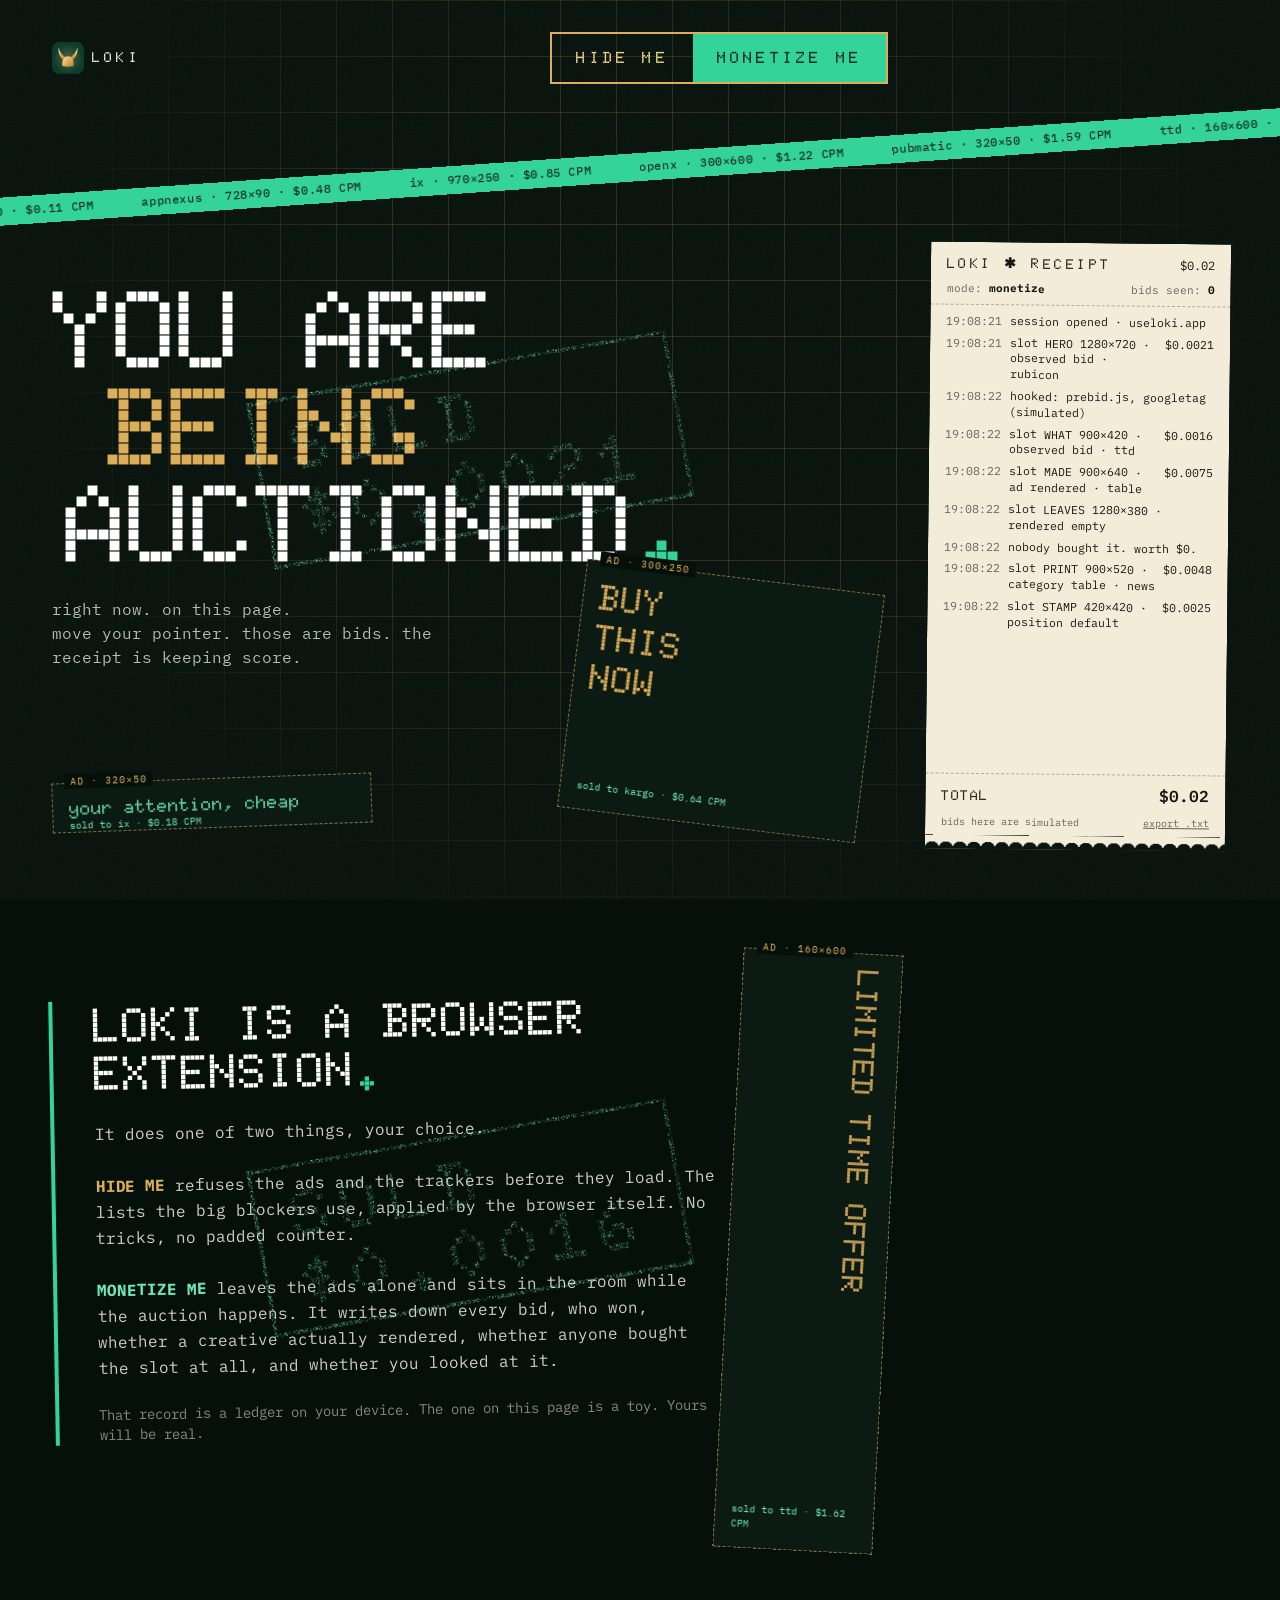
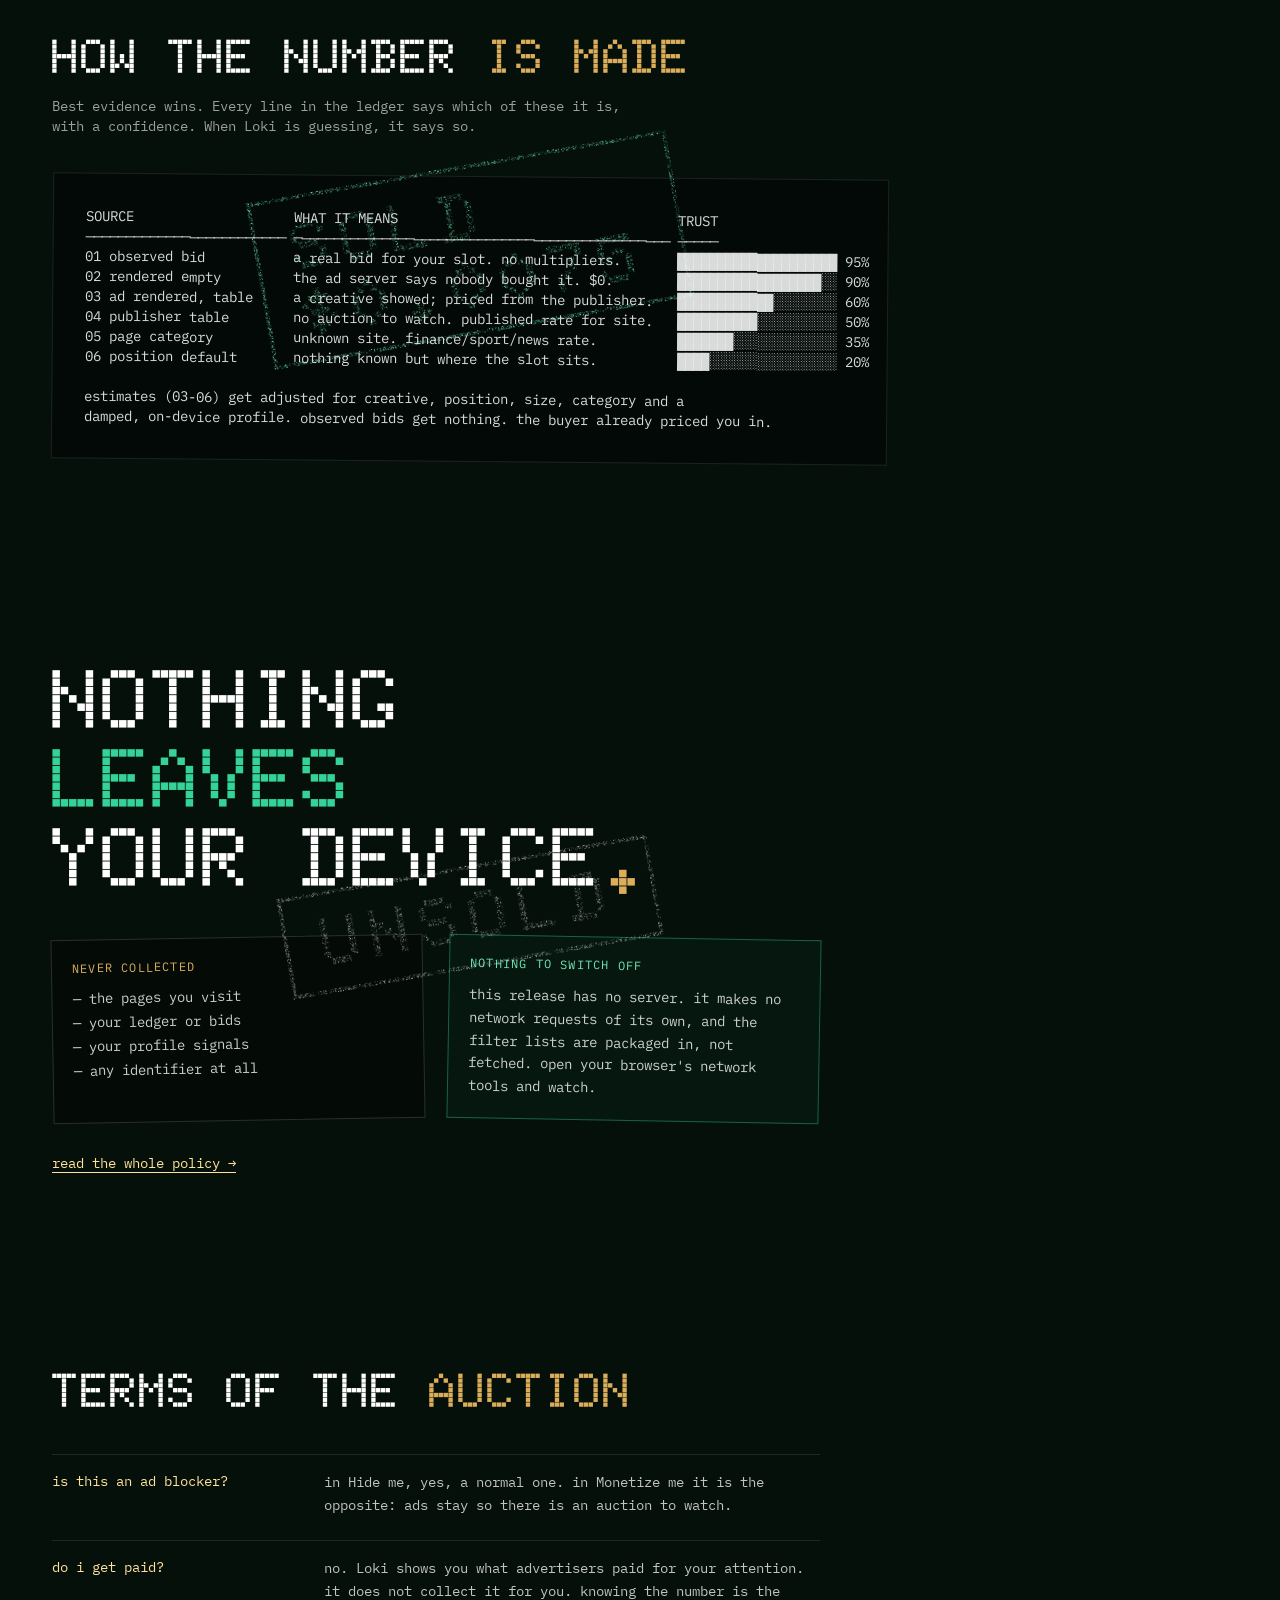
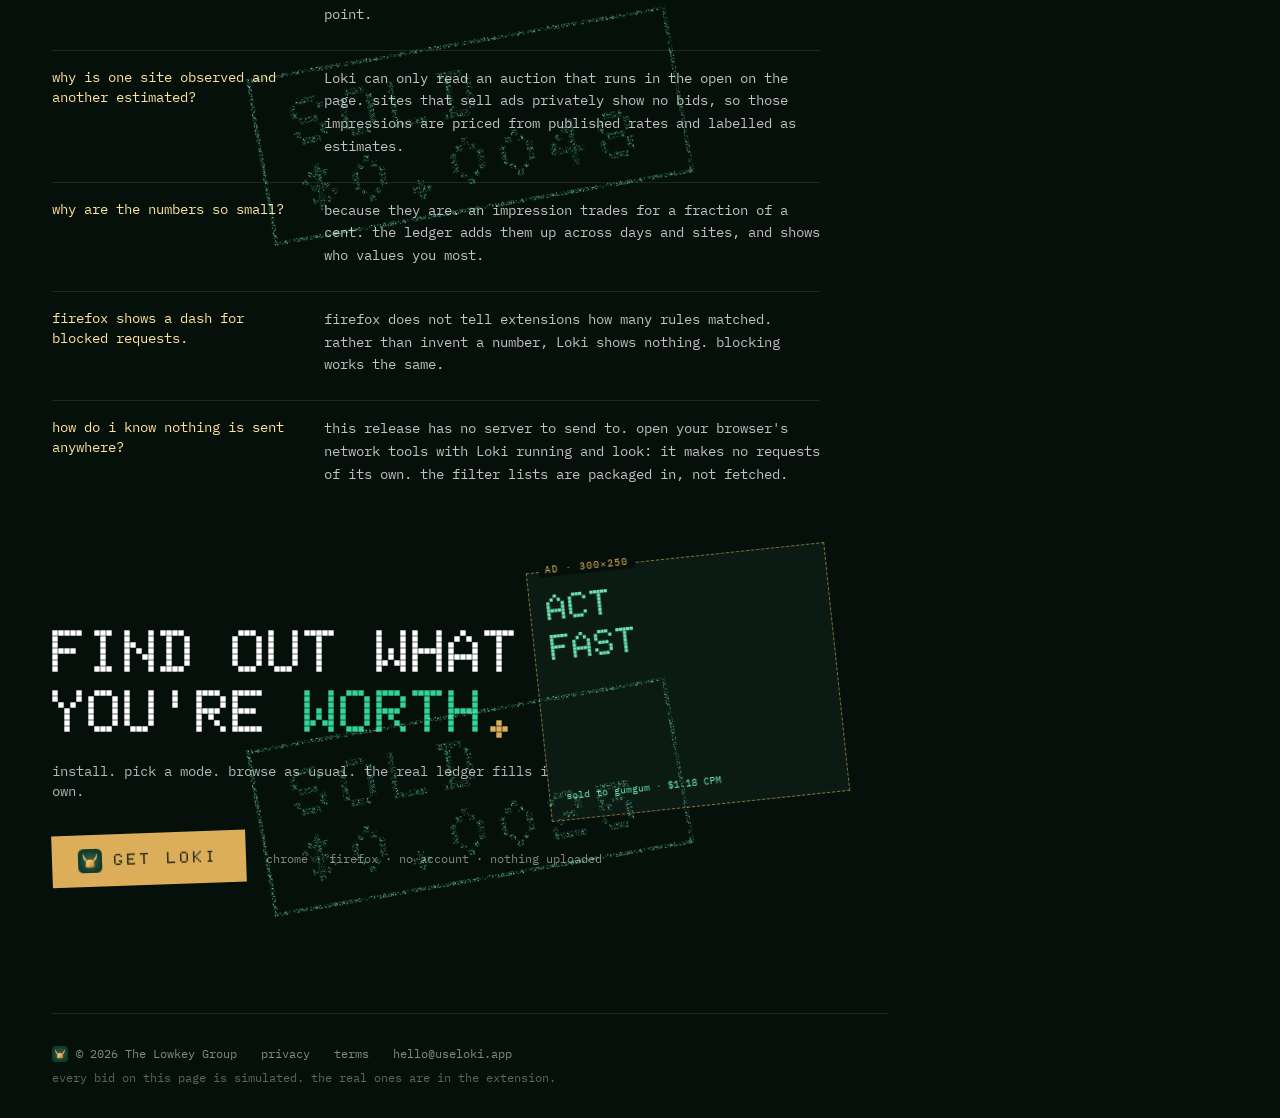
<file: index.html>
<!DOCTYPE html><html lang="en"><head><meta charSet="utf-8"/><meta name="viewport" content="width=device-width, initial-scale=1"/><link rel="preload" as="image" href="/loki.svg"/><link rel="stylesheet" href="/_next/static/css/8f9c500dc2dadf67.css" data-precedence="next"/><link rel="preload" as="script" fetchPriority="low" href="/_next/static/chunks/webpack-c8441f2d519541e3.js"/><script src="/_next/static/chunks/fd9d1056-314442b610634306.js" async=""></script><script src="/_next/static/chunks/117-bedc63a38c2cd51e.js" async=""></script><script src="/_next/static/chunks/main-app-8320fa694537dbbe.js" async=""></script><script src="/_next/static/chunks/app/page-2ff87a9a4f127ace.js" async=""></script><link rel="preconnect" href="https://fonts.googleapis.com"/><link rel="preconnect" href="https://fonts.gstatic.com" crossorigin="anonymous"/><title>Loki</title><meta name="description" content="You are being auctioned. Loki either hides the auction or hands you the receipt. A browser extension for Chrome and Firefox."/><link rel="icon" href="/favicon.png"/><link href="https://fonts.googleapis.com/css2?family=Doto:wght@400;600;700;900&amp;family=IBM+Plex+Mono:wght@400;500;600&amp;display=swap" rel="stylesheet"/><script src="/_next/static/chunks/polyfills-42372ed130431b0a.js" noModule=""></script></head><body><main class="relative min-h-screen text-white"><div class="fixed inset-0 z-0 crosses" aria-hidden="true"></div><div class="fixed inset-0 z-0 noise pointer-events-none" aria-hidden="true"></div><div aria-hidden="true"></div><div class="only-monetize absolute top-[17vh] -left-[10%] w-[120%] rotate-[-4deg] bg-emerald-400 text-emerald-950 py-1.5 z-20"><div class="overflow-hidden whitespace-nowrap font-mono text-xs tracking-wider " aria-hidden="true"><div class="ticker-track "><span>rubicon · 300×250 · $0.11 CPM</span><span>appnexus · 728×90 · $0.48 CPM</span><span>ix · 970×250 · $0.85 CPM</span><span>openx · 300×600 · $1.22 CPM</span><span>pubmatic · 320×50 · $1.59 CPM</span><span>ttd · 160×600 · $1.96 CPM</span><span>kargo · 970×90 · $2.33 CPM</span><span>gumgum · 300×250 · $2.70 CPM</span><span>criteo · 728×90 · $0.17 CPM</span><span>yahoossp · 970×250 · $0.54 CPM</span><span>unruly · 300×600 · $0.91 CPM</span><span>triplelift · 320×50 · $1.28 CPM</span><span>sovrn · 160×600 · $1.65 CPM</span><span>medianet · 970×90 · $2.02 CPM</span><span>rubicon · 300×250 · $2.39 CPM</span><span>appnexus · 728×90 · $2.76 CPM</span><span>ix · 970×250 · $0.23 CPM</span><span>openx · 300×600 · $0.60 CPM</span><span>rubicon · 300×250 · $0.11 CPM</span><span>appnexus · 728×90 · $0.48 CPM</span><span>ix · 970×250 · $0.85 CPM</span><span>openx · 300×600 · $1.22 CPM</span><span>pubmatic · 320×50 · $1.59 CPM</span><span>ttd · 160×600 · $1.96 CPM</span><span>kargo · 970×90 · $2.33 CPM</span><span>gumgum · 300×250 · $2.70 CPM</span><span>criteo · 728×90 · $0.17 CPM</span><span>yahoossp · 970×250 · $0.54 CPM</span><span>unruly · 300×600 · $0.91 CPM</span><span>triplelift · 320×50 · $1.28 CPM</span><span>sovrn · 160×600 · $1.65 CPM</span><span>medianet · 970×90 · $2.02 CPM</span><span>rubicon · 300×250 · $2.39 CPM</span><span>appnexus · 728×90 · $2.76 CPM</span><span>ix · 970×250 · $0.23 CPM</span><span>openx · 300×600 · $0.60 CPM</span></div></div></div><div class="only-hide absolute top-[17vh] -left-[10%] w-[120%] rotate-[-4deg] bg-black text-gold-400 py-1.5 z-20 font-mono text-xs tracking-[0.3em] text-center overflow-hidden whitespace-nowrap">▮▮▮▮▮ TICKER BLOCKED ▮▮▮▮▮ TICKER BLOCKED ▮▮▮▮▮ TICKER BLOCKED ▮▮▮▮▮ TICKER BLOCKED ▮▮▮▮▮</div><div class="relative z-10 mx-auto max-w-[1240px] px-5 md:px-8 grid md:grid-cols-[minmax(0,1fr)_300px] gap-x-10"><div class="min-w-0"><section data-slot="hero" class="min-h-screen pt-8 pb-24 relative"><div class="flex items-center justify-between gap-4"><a href="/" class="flex items-center gap-2 font-display font-black tracking-[0.3em] text-sm"><img src="/loki.svg" alt="" class="w-8 h-8"/>LOKI</a><div class="inline-flex border-2 border-gold-400 font-display font-black tracking-[0.2em] text-sm md:text-base select-none"><button class="px-4 md:px-6 py-3 text-gold-200 hover:bg-gold-400/10">HIDE ME</button><button class="px-4 md:px-6 py-3 bg-emerald-400 text-emerald-950">MONETIZE ME</button></div></div><div class="mt-[20vh] md:mt-[22vh]"><h1 class="font-display font-black leading-[0.88] tracking-tight text-[clamp(52px,13vw,96px)] md:text-[clamp(72px,8.6vw,132px)] "><span class="block">YOU ARE</span><span class="block text-gold-400 ml-[0.5em]">BEING</span><span class="block ml-[0.12em]">AUCTIONED<span class="text-emerald-400">.</span></span></h1></div><p class="mt-6 font-mono text-sm md:text-base text-white/70 max-w-md">right now. on this page.<br/><span class="only-monetize">move your pointer. those are bids. the receipt is keeping score.</span><span class="only-hide">the bids are gone, the ad units are black, and the receipt stopped counting. that is Hide me.</span></p><div class="adunit border border-dashed border-gold-400/60 bg-[#0b1a13] text-gold-200 absolute right-0 md:right-[2%] top-[64vh] w-[150px] h-[125px] md:w-[300px] md:h-[250px] rotate-[7deg] hidden sm:block"><div class="absolute -top-2.5 left-3 bg-[#06100b] px-1.5 font-mono text-[10px] text-gold-400 tracking-widest">AD · <!-- -->300×250</div><div class="h-full w-full p-4 flex flex-col justify-between"><div class="font-display font-black text-2xl md:text-4xl leading-none text-gold-400">BUY<br/>THIS<br/>NOW</div><div class="font-mono text-[10px] text-emerald-300">sold to <!-- -->kargo<!-- --> · $<!-- -->0.64<!-- --> CPM</div></div></div><div class="adunit border border-dashed border-gold-400/60 bg-[#0b1a13] text-gold-200 relative mt-16 md:mt-0 md:absolute md:left-0 md:bottom-[8vh] w-[320px] h-[50px] rotate-[-2deg] max-w-[80vw]"><div class="absolute -top-2.5 left-3 bg-[#06100b] px-1.5 font-mono text-[10px] text-gold-400 tracking-widest">AD · <!-- -->320×50</div><div class="h-full w-full p-4 flex flex-col justify-between"><div class="font-display font-black text-lg leading-none text-emerald-300">your attention, cheap</div><div class="font-mono text-[10px] text-emerald-300">sold to <!-- -->ix<!-- --> · $<!-- -->0.18<!-- --> CPM</div></div></div></section><section data-slot="what" class="py-24 relative"><div class="max-w-2xl border-l-4 border-emerald-400 pl-6 md:pl-10 rotate-[-1deg]"><p class="font-display font-black text-3xl md:text-5xl leading-tight">LOKI IS A BROWSER EXTENSION<span class="text-emerald-400">.</span></p><p class="mt-6 font-mono text-white/80 leading-relaxed">It does one of two things, your choice.<br/><br/><b class="text-gold-400">HIDE ME</b> refuses the ads and the trackers before they load. The lists the big blockers use, applied by the browser itself. No tricks, no padded counter.<br/><br/><b class="text-emerald-300">MONETIZE ME</b> leaves the ads alone and sits in the room while the auction happens. It writes down every bid, who won, whether a creative actually rendered, whether anyone bought the slot at all, and whether you looked at it.</p><p class="mt-6 font-mono text-white/50 text-sm">That record is a ledger on your device. The one on this page is a toy. Yours will be real.</p></div><div class="adunit border border-dashed border-gold-400/60 bg-[#0b1a13] text-gold-200 absolute right-0 top-[8%] w-[80px] h-[300px] md:w-[160px] md:h-[600px] rotate-[3deg] hidden lg:block"><div class="absolute -top-2.5 left-3 bg-[#06100b] px-1.5 font-mono text-[10px] text-gold-400 tracking-widest">AD · <!-- -->160×600</div><div class="h-full w-full p-4 flex flex-col justify-between"><div class="font-display font-black text-xl md:text-3xl leading-none text-gold-400 [writing-mode:vertical-rl]">LIMITED TIME OFFER</div><div class="font-mono text-[10px] text-emerald-300">sold to <!-- -->ttd<!-- --> · $<!-- -->1.62<!-- --> CPM</div></div></div></section><section data-slot="made" class="py-24 relative"><p class="font-display font-black text-3xl md:text-5xl leading-tight max-w-3xl">HOW THE NUMBER <span class="text-gold-400">IS MADE</span></p><p class="mt-4 font-mono text-white/60 max-w-xl text-sm">Best evidence wins. Every line in the ledger says which of these it is, with a confidence. When Loki is guessing, it says so.</p><pre class="mt-10 font-mono text-[11px] sm:text-xs md:text-sm leading-relaxed text-white/85 overflow-x-auto rotate-[0.5deg] bg-black/40 border border-white/10 p-5 md:p-8 inline-block max-w-full">SOURCE                    WHAT IT MEANS                                   TRUST
───────────────────────── ─────────────────────────────────────────────── ─────
01 observed bid           a real bid for your slot. no multipliers.       ████████████████████ 95%
02 rendered empty         the ad server says nobody bought it. $0.        ██████████████████░░ 90%
03 ad rendered, table     a creative showed; priced from the publisher.   ████████████░░░░░░░░ 60%
04 publisher table        no auction to watch. published rate for site.   ██████████░░░░░░░░░░ 50%
05 page category          unknown site. finance/sport/news rate.          ███████░░░░░░░░░░░░░ 35%
06 position default       nothing known but where the slot sits.          ████░░░░░░░░░░░░░░░░ 20%

estimates (03-06) get adjusted for creative, position, size, category and a
damped, on-device profile. observed bids get nothing. the buyer already priced you in.</pre></section><section data-slot="leaves" class="py-24 relative"><div class="max-w-3xl"><p class="font-display font-black leading-[0.95] text-[clamp(44px,12vw,80px)] md:text-[clamp(64px,6.5vw,104px)]">NOTHING<br/><span class="text-emerald-400">LEAVES</span><br/>YOUR DEVICE<span class="text-gold-400">.</span></p><div class="mt-10 grid sm:grid-cols-2 gap-6 font-mono text-sm"><div class="border border-white/15 p-5 bg-black/30 rotate-[-1deg]"><div class="text-gold-400 tracking-widest text-xs mb-3">NEVER COLLECTED</div><ul class="space-y-1 text-white/80"><li>— the pages you visit</li><li>— your ledger or bids</li><li>— your profile signals</li><li>— any identifier at all</li></ul></div><div class="border border-emerald-400/40 p-5 bg-emerald-900/20 rotate-[1deg]"><div class="text-emerald-300 tracking-widest text-xs mb-3">NOTHING TO SWITCH OFF</div><p class="text-white/80 leading-relaxed">this release has no server. it makes no network requests of its own, and the filter lists are packaged in, not fetched. open your browser&#x27;s network tools and watch.</p></div></div><a href="/privacy.html" data-intent="privacy policy" class="inline-block mt-8 font-mono text-sm underline underline-offset-4 text-gold-200 hover:text-white">read the whole policy →</a></div></section><section data-slot="print" class="py-24 relative"><p class="font-display font-black text-3xl md:text-5xl">TERMS OF THE <span class="text-gold-400">AUCTION</span></p><dl class="mt-10 max-w-3xl font-mono text-sm space-y-6"><div class="grid sm:grid-cols-[1fr_2fr] gap-2 sm:gap-6 border-t border-white/10 pt-4"><dt class="text-gold-200">is this an ad blocker?</dt><dd class="text-white/75 leading-relaxed">in Hide me, yes, a normal one. in Monetize me it is the opposite: ads stay so there is an auction to watch.</dd></div><div class="grid sm:grid-cols-[1fr_2fr] gap-2 sm:gap-6 border-t border-white/10 pt-4"><dt class="text-gold-200">do i get paid?</dt><dd class="text-white/75 leading-relaxed">no. Loki shows you what advertisers paid for your attention. it does not collect it for you. knowing the number is the point.</dd></div><div class="grid sm:grid-cols-[1fr_2fr] gap-2 sm:gap-6 border-t border-white/10 pt-4"><dt class="text-gold-200">why is one site observed and another estimated?</dt><dd class="text-white/75 leading-relaxed">Loki can only read an auction that runs in the open on the page. sites that sell ads privately show no bids, so those impressions are priced from published rates and labelled as estimates.</dd></div><div class="grid sm:grid-cols-[1fr_2fr] gap-2 sm:gap-6 border-t border-white/10 pt-4"><dt class="text-gold-200">why are the numbers so small?</dt><dd class="text-white/75 leading-relaxed">because they are. an impression trades for a fraction of a cent. the ledger adds them up across days and sites, and shows who values you most.</dd></div><div class="grid sm:grid-cols-[1fr_2fr] gap-2 sm:gap-6 border-t border-white/10 pt-4"><dt class="text-gold-200">firefox shows a dash for blocked requests.</dt><dd class="text-white/75 leading-relaxed">firefox does not tell extensions how many rules matched. rather than invent a number, Loki shows nothing. blocking works the same.</dd></div><div class="grid sm:grid-cols-[1fr_2fr] gap-2 sm:gap-6 border-t border-white/10 pt-4"><dt class="text-gold-200">how do i know nothing is sent anywhere?</dt><dd class="text-white/75 leading-relaxed">this release has no server to send to. open your browser&#x27;s network tools with Loki running and look: it makes no requests of its own. the filter lists are packaged in, not fetched.</dd></div></dl></section><section data-slot="stamp" class="pt-10 pb-32 relative"><div class="adunit border border-dashed border-gold-400/60 bg-[#0b1a13] text-gold-200 absolute right-0 md:right-[6%] -top-6 w-[150px] h-[125px] md:w-[300px] md:h-[250px] rotate-[-6deg] hidden sm:block"><div class="absolute -top-2.5 left-3 bg-[#06100b] px-1.5 font-mono text-[10px] text-gold-400 tracking-widest">AD · <!-- -->300×250</div><div class="h-full w-full p-4 flex flex-col justify-between"><div class="font-display font-black text-2xl md:text-4xl leading-none text-emerald-300">ACT<br/>FAST</div><div class="font-mono text-[10px] text-emerald-300">sold to <!-- -->gumgum<!-- --> · $<!-- -->1.18<!-- --> CPM</div></div></div><div class="max-w-xl"><p class="font-display font-black text-4xl md:text-6xl leading-[0.95]">FIND OUT WHAT<br/>YOU&#x27;RE <span class="text-emerald-400">WORTH</span><span class="text-gold-400">.</span></p><p class="mt-5 font-mono text-white/70 text-sm">install. pick a mode. browse as usual. the real ledger fills in on its own.</p><div class="mt-8 flex flex-wrap items-center gap-5"><a href="https://chromewebstore.google.com/detail/loki-what-am-i-worth/jchmmcdcdejahmhnbendaogncmajgakg" data-intent="Get Loki" class="inline-flex items-center gap-3 border-2 border-gold-400 bg-gold-400 text-emerald-950 px-6 py-3 font-display font-black tracking-[0.2em] hover:bg-gold-200 transition rotate-[-2deg]"><img src="/loki.svg" alt="" class="w-6 h-6"/> GET LOKI</a><span class="font-mono text-xs text-white/50">chrome · firefox · no account · nothing uploaded</span></div></div></section><footer class="py-8 border-t border-white/10 font-mono text-xs text-white/50 flex flex-wrap gap-x-6 gap-y-2 items-center"><span class="flex items-center gap-2"><img src="/loki.svg" alt="" class="w-4 h-4"/>© 2026 The Lowkey Group</span><a href="/privacy.html" class="hover:text-white">privacy</a><a href="/terms.html" class="hover:text-white">terms</a><a href="mailto:hello@useloki.app" class="hover:text-white">hello@useloki.app</a><span class="text-white/35">every bid on this page is simulated. the real ones are in the extension.</span></footer></div><div class="hidden md:block pt-[27vh] self-stretch"><aside class="fixed z-50 right-3 bottom-0 w-[min(92vw,300px)] transition-transform md:static md:sticky md:top-6 md:w-full md:translate-y-0 translate-y-[calc(100%-44px)]"><div class="receipt-edge bg-[#f3ecd9] text-[#1a1612] shadow-[0_30px_60px_rgba(0,0,0,.6)] rotate-[0.6deg] pb-5"><button class="w-full px-4 pt-3 pb-2 flex items-center justify-between text-left md:cursor-default" aria-label="Toggle receipt"><span class="font-display font-black tracking-[0.25em] text-sm">LOKI ✱ RECEIPT</span><span class="font-mono text-xs">$0.0000</span></button><div class="px-4 text-[11px] leading-tight text-[#6b625a] flex justify-between border-b border-dashed border-[#1a1612]/30 pb-2"><span>mode: <b class="text-[#1a1612]">monetize</b></span><span class="only-monetize">bids seen: <b class="text-[#1a1612]">0</b></span><span class="only-hide">blocked: <b class="text-[#1a1612]">0</b></span></div><div class="px-4 py-2 h-[38vh] md:h-[52vh] overflow-y-auto text-[11.5px] leading-snug space-y-1.5 font-mono"><div class="text-[#6b625a]">waiting for an impression<span class="blink">_</span></div></div><div class="px-4 pt-2 border-t border-dashed border-[#1a1612]/30 flex items-baseline justify-between"><span class="font-display font-black tracking-widest text-sm">TOTAL</span><span class="font-mono font-semibold tabular-nums">$0.0000</span></div><div class="px-4 pt-2 flex items-center justify-between text-[10px] text-[#6b625a]"><span>bids here are simulated</span><button class="underline hover:text-[#1a1612]">export .txt</button></div></div></aside></div></div><div class="md:hidden"><aside class="fixed z-50 right-3 bottom-0 w-[min(92vw,300px)] transition-transform md:static md:sticky md:top-6 md:w-full md:translate-y-0 translate-y-[calc(100%-44px)]"><div class="receipt-edge bg-[#f3ecd9] text-[#1a1612] shadow-[0_30px_60px_rgba(0,0,0,.6)] rotate-[0.6deg] pb-5"><button class="w-full px-4 pt-3 pb-2 flex items-center justify-between text-left md:cursor-default" aria-label="Toggle receipt"><span class="font-display font-black tracking-[0.25em] text-sm">LOKI ✱ RECEIPT</span><span class="font-mono text-xs">$0.0000</span></button><div class="px-4 text-[11px] leading-tight text-[#6b625a] flex justify-between border-b border-dashed border-[#1a1612]/30 pb-2"><span>mode: <b class="text-[#1a1612]">monetize</b></span><span class="only-monetize">bids seen: <b class="text-[#1a1612]">0</b></span><span class="only-hide">blocked: <b class="text-[#1a1612]">0</b></span></div><div class="px-4 py-2 h-[38vh] md:h-[52vh] overflow-y-auto text-[11.5px] leading-snug space-y-1.5 font-mono"><div class="text-[#6b625a]">waiting for an impression<span class="blink">_</span></div></div><div class="px-4 pt-2 border-t border-dashed border-[#1a1612]/30 flex items-baseline justify-between"><span class="font-display font-black tracking-widest text-sm">TOTAL</span><span class="font-mono font-semibold tabular-nums">$0.0000</span></div><div class="px-4 pt-2 flex items-center justify-between text-[10px] text-[#6b625a]"><span>bids here are simulated</span><button class="underline hover:text-[#1a1612]">export .txt</button></div></div></aside></div></main><script src="/_next/static/chunks/webpack-c8441f2d519541e3.js" async=""></script><script>(self.__next_f=self.__next_f||[]).push([0]);self.__next_f.push([2,null])</script><script>self.__next_f.push([1,"1:HL[\"/_next/static/css/8f9c500dc2dadf67.css\",\"style\"]\n"])</script><script>self.__next_f.push([1,"2:I[2846,[],\"\"]\n4:I[9107,[],\"ClientPageRoot\"]\n5:I[1984,[\"931\",\"static/chunks/app/page-2ff87a9a4f127ace.js\"],\"default\",1]\n6:I[4707,[],\"\"]\n7:I[6423,[],\"\"]\n9:I[1060,[],\"\"]\na:[]\n"])</script><script>self.__next_f.push([1,"0:[\"$\",\"$L2\",null,{\"buildId\":\"XNJPRytrgsRachrlWSXw7\",\"assetPrefix\":\"\",\"urlParts\":[\"\",\"\"],\"initialTree\":[\"\",{\"children\":[\"__PAGE__\",{}]},\"$undefined\",\"$undefined\",true],\"initialSeedData\":[\"\",{\"children\":[\"__PAGE__\",{},[[\"$L3\",[\"$\",\"$L4\",null,{\"props\":{\"params\":{},\"searchParams\":{}},\"Component\":\"$5\"}],null],null],null]},[[[[\"$\",\"link\",\"0\",{\"rel\":\"stylesheet\",\"href\":\"/_next/static/css/8f9c500dc2dadf67.css\",\"precedence\":\"next\",\"crossOrigin\":\"$undefined\"}]],[\"$\",\"html\",null,{\"lang\":\"en\",\"children\":[[\"$\",\"head\",null,{\"children\":[[\"$\",\"link\",null,{\"rel\":\"preconnect\",\"href\":\"https://fonts.googleapis.com\"}],[\"$\",\"link\",null,{\"rel\":\"preconnect\",\"href\":\"https://fonts.gstatic.com\",\"crossOrigin\":\"anonymous\"}],[\"$\",\"link\",null,{\"href\":\"https://fonts.googleapis.com/css2?family=Doto:wght@400;600;700;900\u0026family=IBM+Plex+Mono:wght@400;500;600\u0026display=swap\",\"rel\":\"stylesheet\"}]]}],[\"$\",\"body\",null,{\"children\":[\"$\",\"$L6\",null,{\"parallelRouterKey\":\"children\",\"segmentPath\":[\"children\"],\"error\":\"$undefined\",\"errorStyles\":\"$undefined\",\"errorScripts\":\"$undefined\",\"template\":[\"$\",\"$L7\",null,{}],\"templateStyles\":\"$undefined\",\"templateScripts\":\"$undefined\",\"notFound\":[[\"$\",\"title\",null,{\"children\":\"404: This page could not be found.\"}],[\"$\",\"div\",null,{\"style\":{\"fontFamily\":\"system-ui,\\\"Segoe UI\\\",Roboto,Helvetica,Arial,sans-serif,\\\"Apple Color Emoji\\\",\\\"Segoe UI Emoji\\\"\",\"height\":\"100vh\",\"textAlign\":\"center\",\"display\":\"flex\",\"flexDirection\":\"column\",\"alignItems\":\"center\",\"justifyContent\":\"center\"},\"children\":[\"$\",\"div\",null,{\"children\":[[\"$\",\"style\",null,{\"dangerouslySetInnerHTML\":{\"__html\":\"body{color:#000;background:#fff;margin:0}.next-error-h1{border-right:1px solid rgba(0,0,0,.3)}@media (prefers-color-scheme:dark){body{color:#fff;background:#000}.next-error-h1{border-right:1px solid rgba(255,255,255,.3)}}\"}}],[\"$\",\"h1\",null,{\"className\":\"next-error-h1\",\"style\":{\"display\":\"inline-block\",\"margin\":\"0 20px 0 0\",\"padding\":\"0 23px 0 0\",\"fontSize\":24,\"fontWeight\":500,\"verticalAlign\":\"top\",\"lineHeight\":\"49px\"},\"children\":\"404\"}],[\"$\",\"div\",null,{\"style\":{\"display\":\"inline-block\"},\"children\":[\"$\",\"h2\",null,{\"style\":{\"fontSize\":14,\"fontWeight\":400,\"lineHeight\":\"49px\",\"margin\":0},\"children\":\"This page could not be found.\"}]}]]}]}]],\"notFoundStyles\":[]}]}]]}]],null],null],\"couldBeIntercepted\":false,\"initialHead\":[null,\"$L8\"],\"globalErrorComponent\":\"$9\",\"missingSlots\":\"$Wa\"}]\n"])</script><script>self.__next_f.push([1,"8:[[\"$\",\"meta\",\"0\",{\"name\":\"viewport\",\"content\":\"width=device-width, initial-scale=1\"}],[\"$\",\"meta\",\"1\",{\"charSet\":\"utf-8\"}],[\"$\",\"title\",\"2\",{\"children\":\"Loki\"}],[\"$\",\"meta\",\"3\",{\"name\":\"description\",\"content\":\"You are being auctioned. Loki either hides the auction or hands you the receipt. A browser extension for Chrome and Firefox.\"}],[\"$\",\"link\",\"4\",{\"rel\":\"icon\",\"href\":\"/favicon.png\"}]]\n3:null\n"])</script></body></html>
</file>
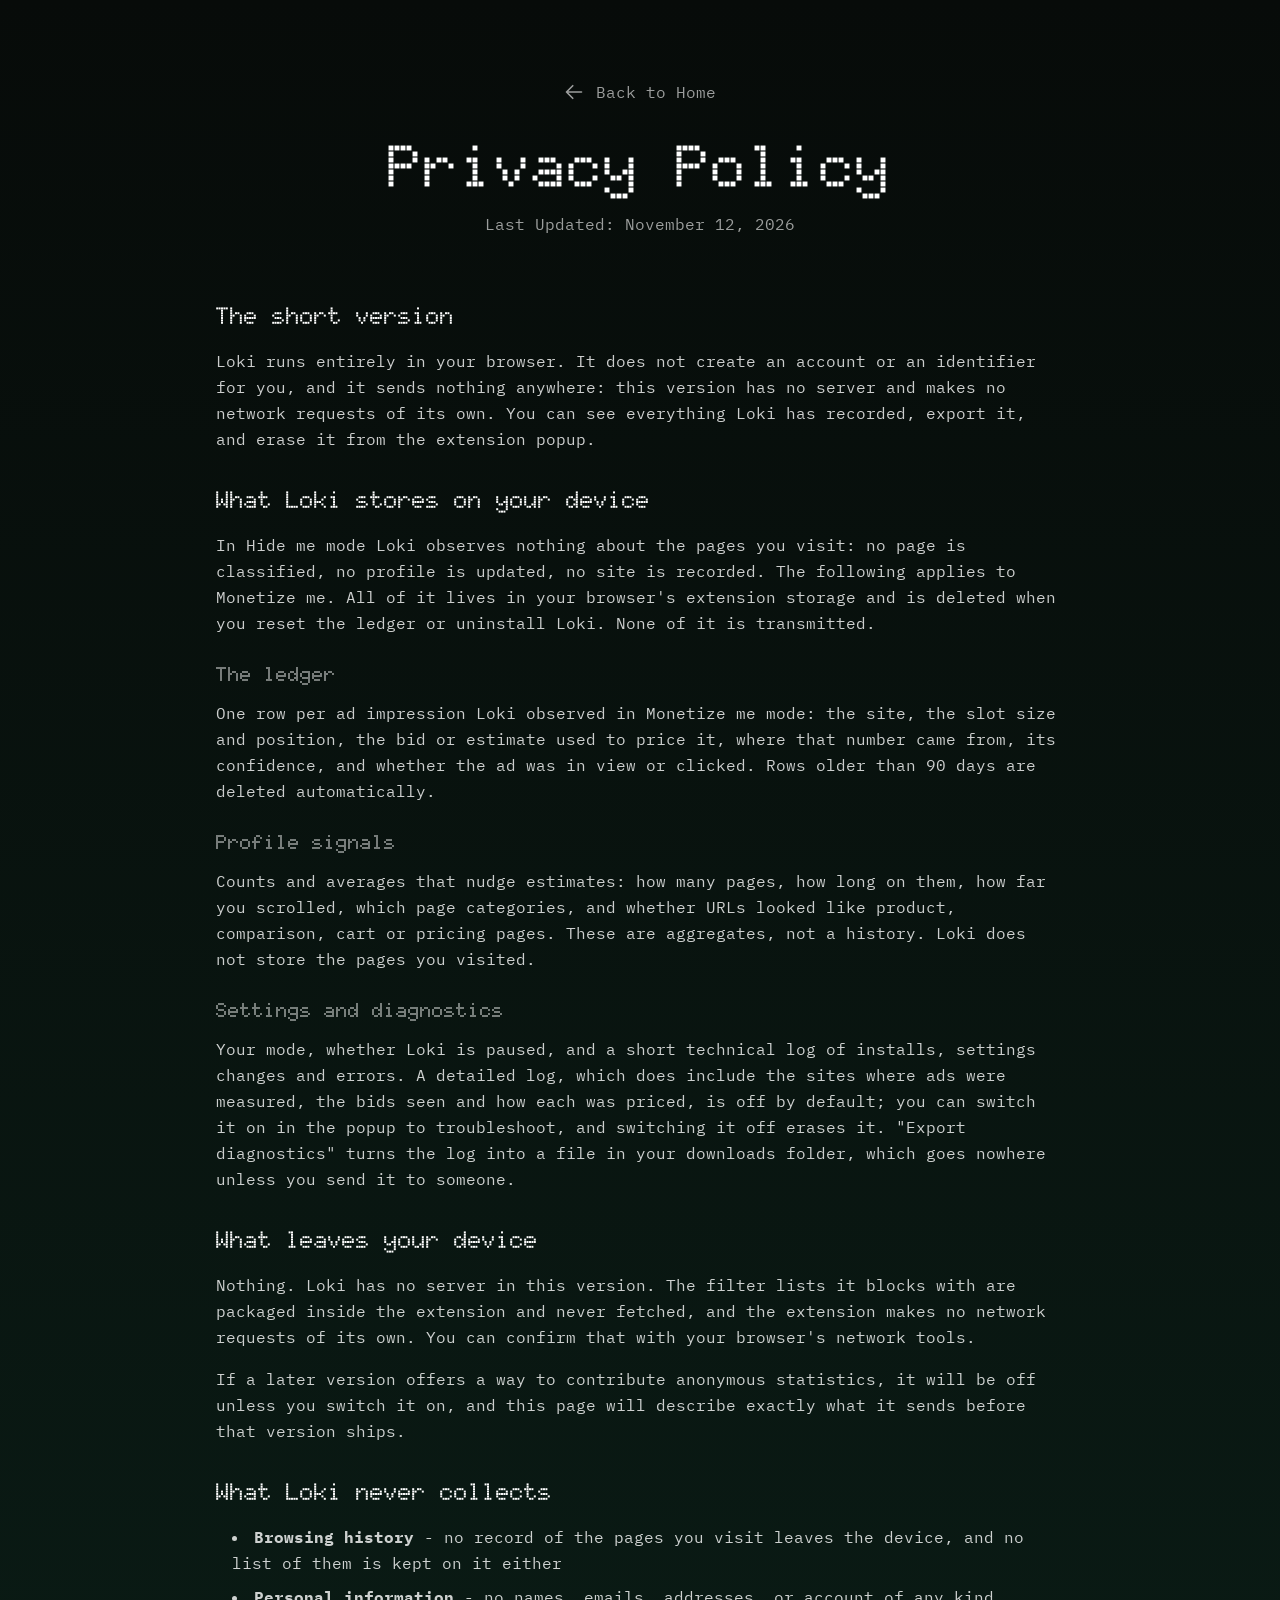
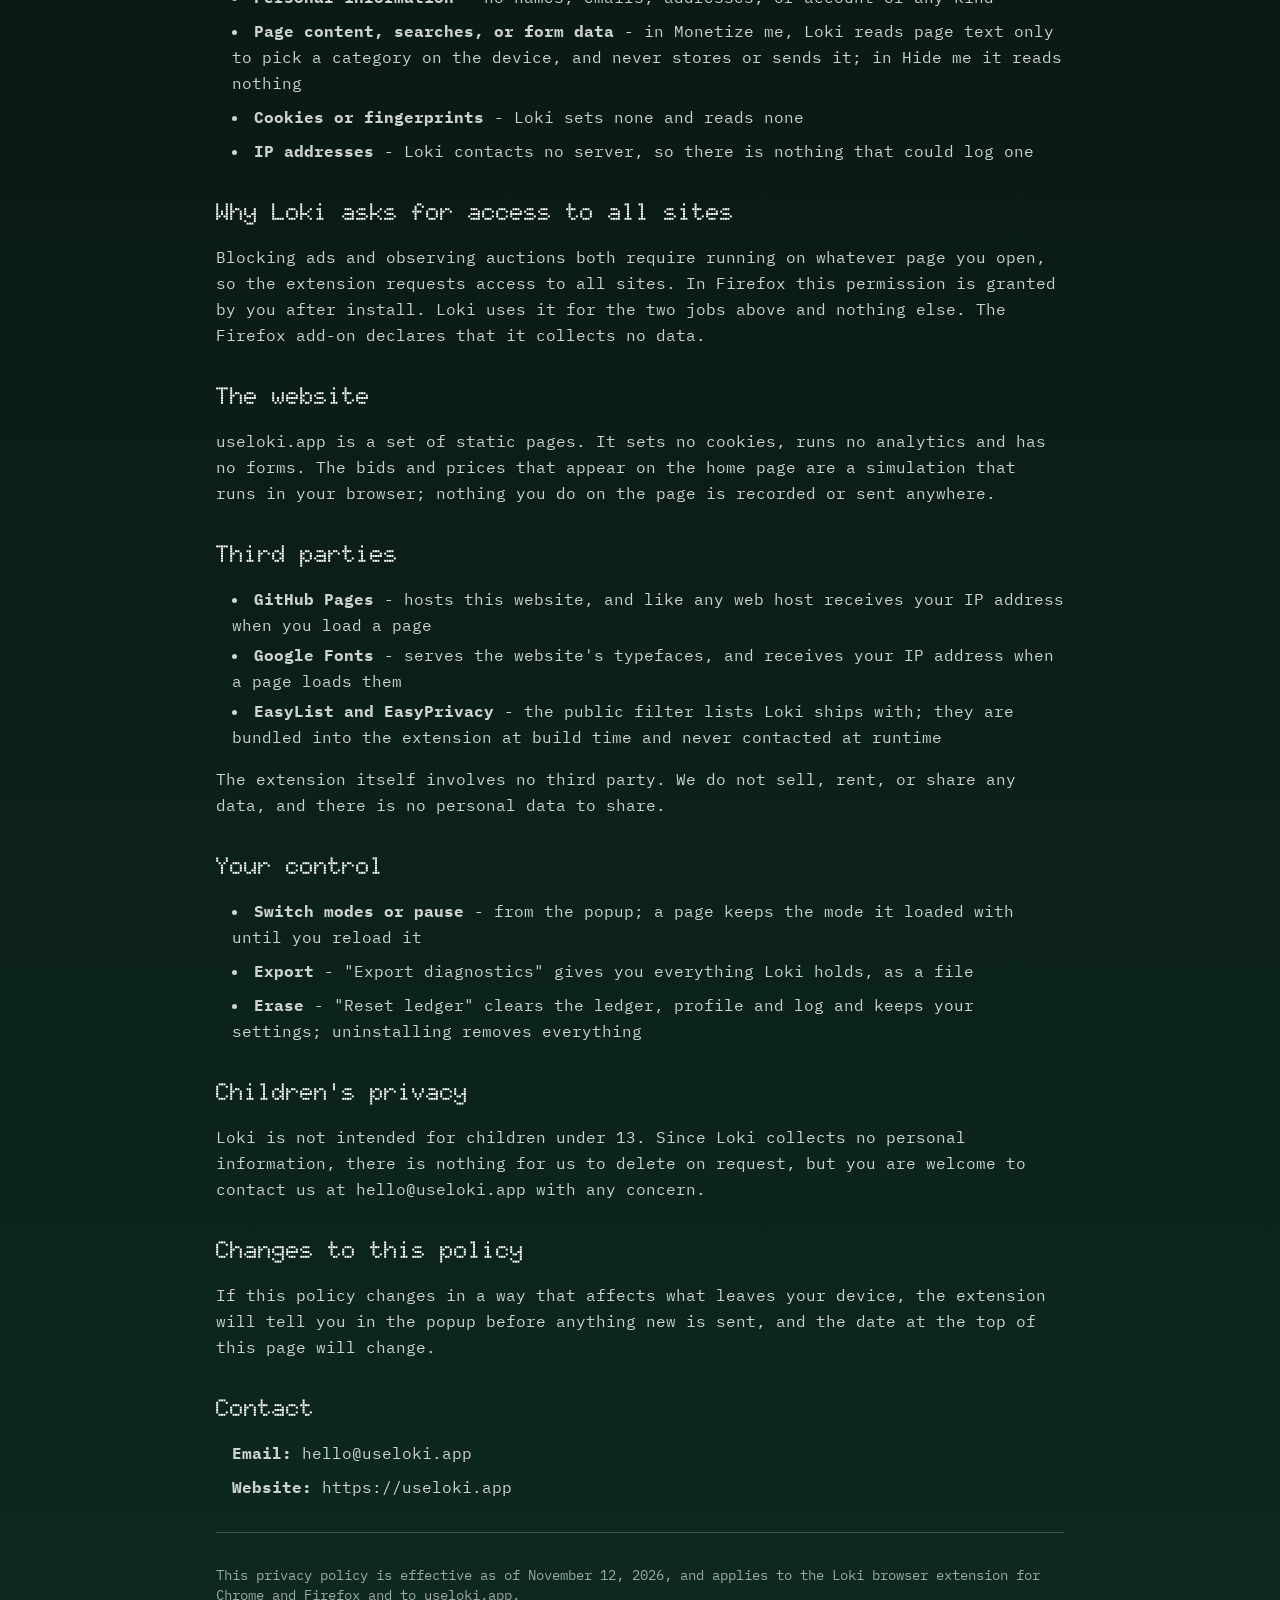
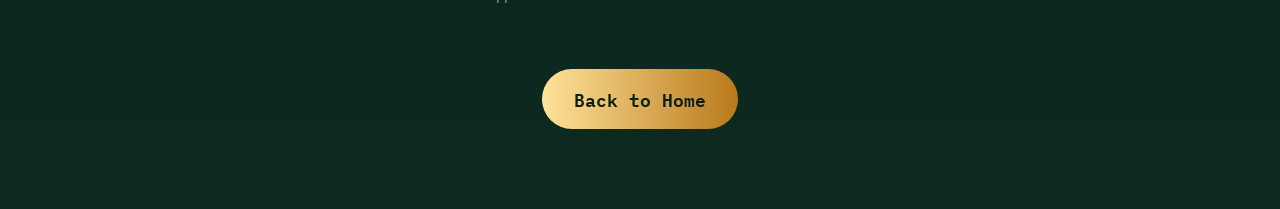
<file: privacy.html>
<!DOCTYPE html><html lang="en"><head><meta charSet="utf-8"/><meta name="viewport" content="width=device-width, initial-scale=1"/><link rel="stylesheet" href="/_next/static/css/8f9c500dc2dadf67.css" data-precedence="next"/><link rel="preload" as="script" fetchPriority="low" href="/_next/static/chunks/webpack-c8441f2d519541e3.js"/><script src="/_next/static/chunks/fd9d1056-314442b610634306.js" async=""></script><script src="/_next/static/chunks/117-bedc63a38c2cd51e.js" async=""></script><script src="/_next/static/chunks/main-app-8320fa694537dbbe.js" async=""></script><script src="/_next/static/chunks/app/privacy/page-e31087bc0bcb6916.js" async=""></script><link rel="preconnect" href="https://fonts.googleapis.com"/><link rel="preconnect" href="https://fonts.gstatic.com" crossorigin="anonymous"/><title>Loki</title><meta name="description" content="You are being auctioned. Loki either hides the auction or hands you the receipt. A browser extension for Chrome and Firefox."/><link rel="icon" href="/favicon.png"/><link href="https://fonts.googleapis.com/css2?family=Doto:wght@400;600;700;900&amp;family=IBM+Plex+Mono:wght@400;500;600&amp;display=swap" rel="stylesheet"/><script src="/_next/static/chunks/polyfills-42372ed130431b0a.js" noModule=""></script></head><body><main class="min-h-screen bg-gradient-to-b from-[#070b09] to-[#0d2a20] text-white"><div class="max-w-4xl mx-auto px-6 py-20"><div class="text-center mb-16"><a href="/" class="inline-flex items-center gap-3 mb-8 text-white/60 hover:text-white transition-all group"><svg xmlns="http://www.w3.org/2000/svg" fill="none" viewBox="0 0 24 24" stroke-width="2" stroke="currentColor" class="w-5 h-5"><path stroke-linecap="round" stroke-linejoin="round" d="M10.5 19.5L3 12m0 0l7.5-7.5M3 12h18"></path></svg><span class="font-mono">Back to Home</span></a><h1 class="text-5xl md:text-6xl font-display font-extrabold mb-4" style="font-weight:800">Privacy Policy</h1><p class="text-white/60 font-mono">Last Updated: November 12, 2026</p></div><div class="space-y-8 text-white/80 font-mono leading-relaxed"><section><h2 class="text-2xl font-display font-bold text-white mb-4" style="font-weight:800">The short version</h2><p>Loki runs entirely in your browser. It does not create an account or an identifier for you, and it sends nothing anywhere: this version has no server and makes no network requests of its own. You can see everything Loki has recorded, export it, and erase it from the extension popup.</p></section><section><h2 class="text-2xl font-display font-bold text-white mb-4" style="font-weight:800">What Loki stores on your device</h2><p>In Hide me mode Loki observes nothing about the pages you visit: no page is classified, no profile is updated, no site is recorded. The following applies to Monetize me. All of it lives in your browser&#x27;s extension storage and is deleted when you reset the ledger or uninstall Loki. None of it is transmitted.</p><h3 class="text-xl font-display font-bold text-white mb-3 mt-6" style="font-weight:600">The ledger</h3><p>One row per ad impression Loki observed in Monetize me mode: the site, the slot size and position, the bid or estimate used to price it, where that number came from, its confidence, and whether the ad was in view or clicked. Rows older than 90 days are deleted automatically.</p><h3 class="text-xl font-display font-bold text-white mb-3 mt-6" style="font-weight:600">Profile signals</h3><p>Counts and averages that nudge estimates: how many pages, how long on them, how far you scrolled, which page categories, and whether URLs looked like product, comparison, cart or pricing pages. These are aggregates, not a history. Loki does not store the pages you visited.</p><h3 class="text-xl font-display font-bold text-white mb-3 mt-6" style="font-weight:600">Settings and diagnostics</h3><p>Your mode, whether Loki is paused, and a short technical log of installs, settings changes and errors. A detailed log, which does include the sites where ads were measured, the bids seen and how each was priced, is off by default; you can switch it on in the popup to troubleshoot, and switching it off erases it. &quot;Export diagnostics&quot; turns the log into a file in your downloads folder, which goes nowhere unless you send it to someone.</p></section><section><h2 class="text-2xl font-display font-bold text-white mb-4" style="font-weight:800">What leaves your device</h2><p>Nothing. Loki has no server in this version. The filter lists it blocks with are packaged inside the extension and never fetched, and the extension makes no network requests of its own. You can confirm that with your browser&#x27;s network tools.</p><p class="mt-4">If a later version offers a way to contribute anonymous statistics, it will be off unless you switch it on, and this page will describe exactly what it sends before that version ships.</p></section><section><h2 class="text-2xl font-display font-bold text-white mb-4" style="font-weight:800">What Loki never collects</h2><ul class="list-disc list-inside ml-4 space-y-2"><li><strong>Browsing history</strong> - no record of the pages you visit leaves the device, and no list of them is kept on it either</li><li><strong>Personal information</strong> - no names, emails, addresses, or account of any kind</li><li><strong>Page content, searches, or form data</strong> - in Monetize me, Loki reads page text only to pick a category on the device, and never stores or sends it; in Hide me it reads nothing</li><li><strong>Cookies or fingerprints</strong> - Loki sets none and reads none</li><li><strong>IP addresses</strong> - Loki contacts no server, so there is nothing that could log one</li></ul></section><section><h2 class="text-2xl font-display font-bold text-white mb-4" style="font-weight:800">Why Loki asks for access to all sites</h2><p>Blocking ads and observing auctions both require running on whatever page you open, so the extension requests access to all sites. In Firefox this permission is granted by you after install. Loki uses it for the two jobs above and nothing else. The Firefox add-on declares that it collects no data.</p></section><section><h2 class="text-2xl font-display font-bold text-white mb-4" style="font-weight:800">The website</h2><p>useloki.app is a set of static pages. It sets no cookies, runs no analytics and has no forms. The bids and prices that appear on the home page are a simulation that runs in your browser; nothing you do on the page is recorded or sent anywhere.</p></section><section><h2 class="text-2xl font-display font-bold text-white mb-4" style="font-weight:800">Third parties</h2><ul class="list-disc list-inside ml-4 mt-2 space-y-1"><li><strong>GitHub Pages</strong> - hosts this website, and like any web host receives your IP address when you load a page</li><li><strong>Google Fonts</strong> - serves the website&#x27;s typefaces, and receives your IP address when a page loads them</li><li><strong>EasyList and EasyPrivacy</strong> - the public filter lists Loki ships with; they are bundled into the extension at build time and never contacted at runtime</li></ul><p class="mt-4">The extension itself involves no third party. We do not sell, rent, or share any data, and there is no personal data to share.</p></section><section><h2 class="text-2xl font-display font-bold text-white mb-4" style="font-weight:800">Your control</h2><ul class="list-disc list-inside ml-4 space-y-2"><li><strong>Switch modes or pause</strong> - from the popup; a page keeps the mode it loaded with until you reload it</li><li><strong>Export</strong> - &quot;Export diagnostics&quot; gives you everything Loki holds, as a file</li><li><strong>Erase</strong> - &quot;Reset ledger&quot; clears the ledger, profile and log and keeps your settings; uninstalling removes everything</li></ul></section><section><h2 class="text-2xl font-display font-bold text-white mb-4" style="font-weight:800">Children&#x27;s privacy</h2><p>Loki is not intended for children under 13. Since Loki collects no personal information, there is nothing for us to delete on request, but you are welcome to contact us at hello@useloki.app with any concern.</p></section><section><h2 class="text-2xl font-display font-bold text-white mb-4" style="font-weight:800">Changes to this policy</h2><p>If this policy changes in a way that affects what leaves your device, the extension will tell you in the popup before anything new is sent, and the date at the top of this page will change.</p></section><section><h2 class="text-2xl font-display font-bold text-white mb-4" style="font-weight:800">Contact</h2><ul class="list-none ml-4 space-y-2"><li><strong>Email:</strong> hello@useloki.app</li><li><strong>Website:</strong> https://useloki.app</li></ul></section><section class="border-t border-white/20 pt-8 mt-12"><p class="text-sm text-white/60">This privacy policy is effective as of November 12, 2026, and applies to the Loki browser extension for Chrome and Firefox and to useloki.app.</p></section></div><div class="text-center mt-16"><a href="/" class="inline-block px-8 py-4 rounded-full bg-gradient-to-r from-[#FFE39A] via-[#dcae5a] to-[#B8791A] text-[#0a1f17] font-semibold text-lg hover:opacity-90 transition-all active:scale-95 font-mono">Back to Home</a></div></div></main><script src="/_next/static/chunks/webpack-c8441f2d519541e3.js" async=""></script><script>(self.__next_f=self.__next_f||[]).push([0]);self.__next_f.push([2,null])</script><script>self.__next_f.push([1,"1:HL[\"/_next/static/css/8f9c500dc2dadf67.css\",\"style\"]\n"])</script><script>self.__next_f.push([1,"2:I[2846,[],\"\"]\n4:I[9107,[],\"ClientPageRoot\"]\n5:I[7740,[\"385\",\"static/chunks/app/privacy/page-e31087bc0bcb6916.js\"],\"default\",1]\n6:I[4707,[],\"\"]\n7:I[6423,[],\"\"]\n9:I[1060,[],\"\"]\na:[]\n"])</script><script>self.__next_f.push([1,"0:[\"$\",\"$L2\",null,{\"buildId\":\"XNJPRytrgsRachrlWSXw7\",\"assetPrefix\":\"\",\"urlParts\":[\"\",\"privacy\"],\"initialTree\":[\"\",{\"children\":[\"privacy\",{\"children\":[\"__PAGE__\",{}]}]},\"$undefined\",\"$undefined\",true],\"initialSeedData\":[\"\",{\"children\":[\"privacy\",{\"children\":[\"__PAGE__\",{},[[\"$L3\",[\"$\",\"$L4\",null,{\"props\":{\"params\":{},\"searchParams\":{}},\"Component\":\"$5\"}],null],null],null]},[null,[\"$\",\"$L6\",null,{\"parallelRouterKey\":\"children\",\"segmentPath\":[\"children\",\"privacy\",\"children\"],\"error\":\"$undefined\",\"errorStyles\":\"$undefined\",\"errorScripts\":\"$undefined\",\"template\":[\"$\",\"$L7\",null,{}],\"templateStyles\":\"$undefined\",\"templateScripts\":\"$undefined\",\"notFound\":\"$undefined\",\"notFoundStyles\":\"$undefined\"}]],null]},[[[[\"$\",\"link\",\"0\",{\"rel\":\"stylesheet\",\"href\":\"/_next/static/css/8f9c500dc2dadf67.css\",\"precedence\":\"next\",\"crossOrigin\":\"$undefined\"}]],[\"$\",\"html\",null,{\"lang\":\"en\",\"children\":[[\"$\",\"head\",null,{\"children\":[[\"$\",\"link\",null,{\"rel\":\"preconnect\",\"href\":\"https://fonts.googleapis.com\"}],[\"$\",\"link\",null,{\"rel\":\"preconnect\",\"href\":\"https://fonts.gstatic.com\",\"crossOrigin\":\"anonymous\"}],[\"$\",\"link\",null,{\"href\":\"https://fonts.googleapis.com/css2?family=Doto:wght@400;600;700;900\u0026family=IBM+Plex+Mono:wght@400;500;600\u0026display=swap\",\"rel\":\"stylesheet\"}]]}],[\"$\",\"body\",null,{\"children\":[\"$\",\"$L6\",null,{\"parallelRouterKey\":\"children\",\"segmentPath\":[\"children\"],\"error\":\"$undefined\",\"errorStyles\":\"$undefined\",\"errorScripts\":\"$undefined\",\"template\":[\"$\",\"$L7\",null,{}],\"templateStyles\":\"$undefined\",\"templateScripts\":\"$undefined\",\"notFound\":[[\"$\",\"title\",null,{\"children\":\"404: This page could not be found.\"}],[\"$\",\"div\",null,{\"style\":{\"fontFamily\":\"system-ui,\\\"Segoe UI\\\",Roboto,Helvetica,Arial,sans-serif,\\\"Apple Color Emoji\\\",\\\"Segoe UI Emoji\\\"\",\"height\":\"100vh\",\"textAlign\":\"center\",\"display\":\"flex\",\"flexDirection\":\"column\",\"alignItems\":\"center\",\"justifyContent\":\"center\"},\"children\":[\"$\",\"div\",null,{\"children\":[[\"$\",\"style\",null,{\"dangerouslySetInnerHTML\":{\"__html\":\"body{color:#000;background:#fff;margin:0}.next-error-h1{border-right:1px solid rgba(0,0,0,.3)}@media (prefers-color-scheme:dark){body{color:#fff;background:#000}.next-error-h1{border-right:1px solid rgba(255,255,255,.3)}}\"}}],[\"$\",\"h1\",null,{\"className\":\"next-error-h1\",\"style\":{\"display\":\"inline-block\",\"margin\":\"0 20px 0 0\",\"padding\":\"0 23px 0 0\",\"fontSize\":24,\"fontWeight\":500,\"verticalAlign\":\"top\",\"lineHeight\":\"49px\"},\"children\":\"404\"}],[\"$\",\"div\",null,{\"style\":{\"display\":\"inline-block\"},\"children\":[\"$\",\"h2\",null,{\"style\":{\"fontSize\":14,\"fontWeight\":400,\"lineHeight\":\"49px\",\"margin\":0},\"children\":\"This page could not be found.\"}]}]]}]}]],\"notFoundStyles\":[]}]}]]}]],null],null],\"couldBeIntercepted\":false,\"initialHead\":[null,\"$L8\"],\"globalErrorComponent\":\"$9\",\"missingSlots\":\"$Wa\"}]\n"])</script><script>self.__next_f.push([1,"8:[[\"$\",\"meta\",\"0\",{\"name\":\"viewport\",\"content\":\"width=device-width, initial-scale=1\"}],[\"$\",\"meta\",\"1\",{\"charSet\":\"utf-8\"}],[\"$\",\"title\",\"2\",{\"children\":\"Loki\"}],[\"$\",\"meta\",\"3\",{\"name\":\"description\",\"content\":\"You are being auctioned. Loki either hides the auction or hands you the receipt. A browser extension for Chrome and Firefox.\"}],[\"$\",\"link\",\"4\",{\"rel\":\"icon\",\"href\":\"/favicon.png\"}]]\n3:null\n"])</script></body></html>
</file>
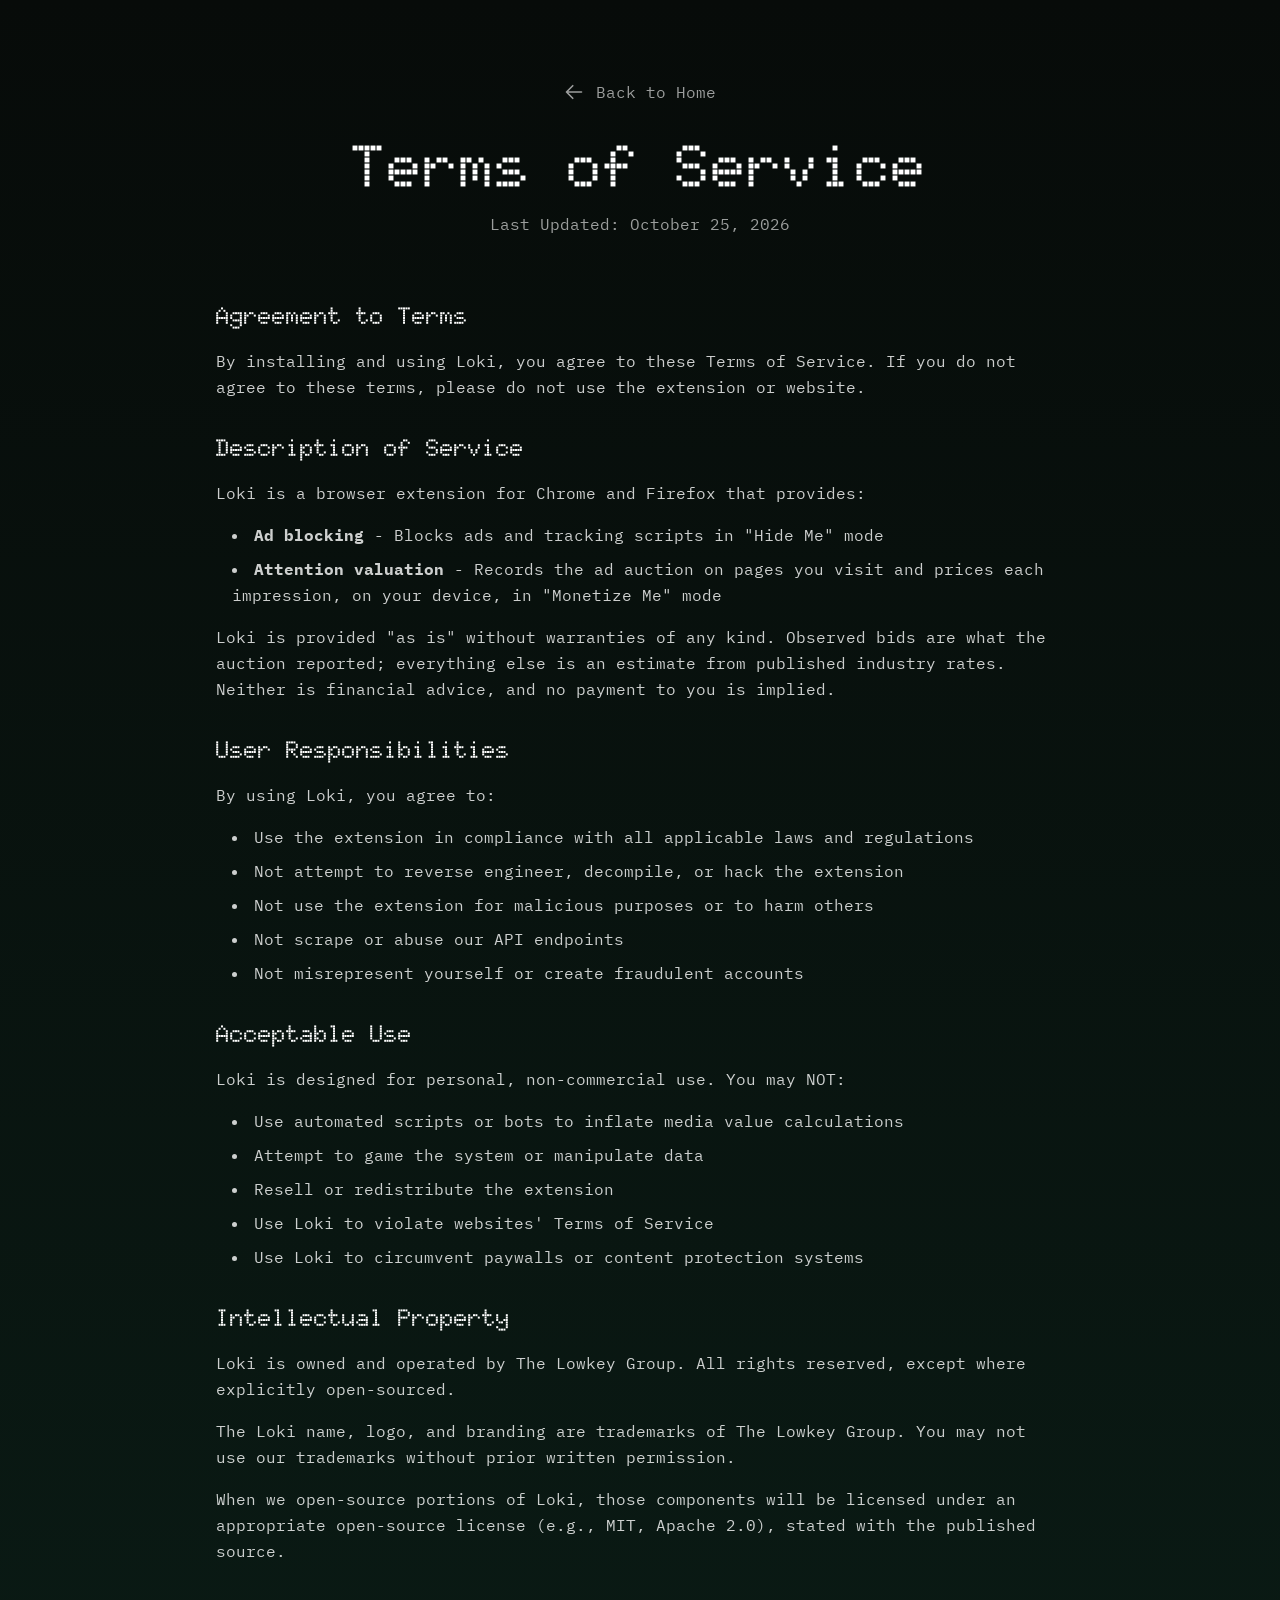
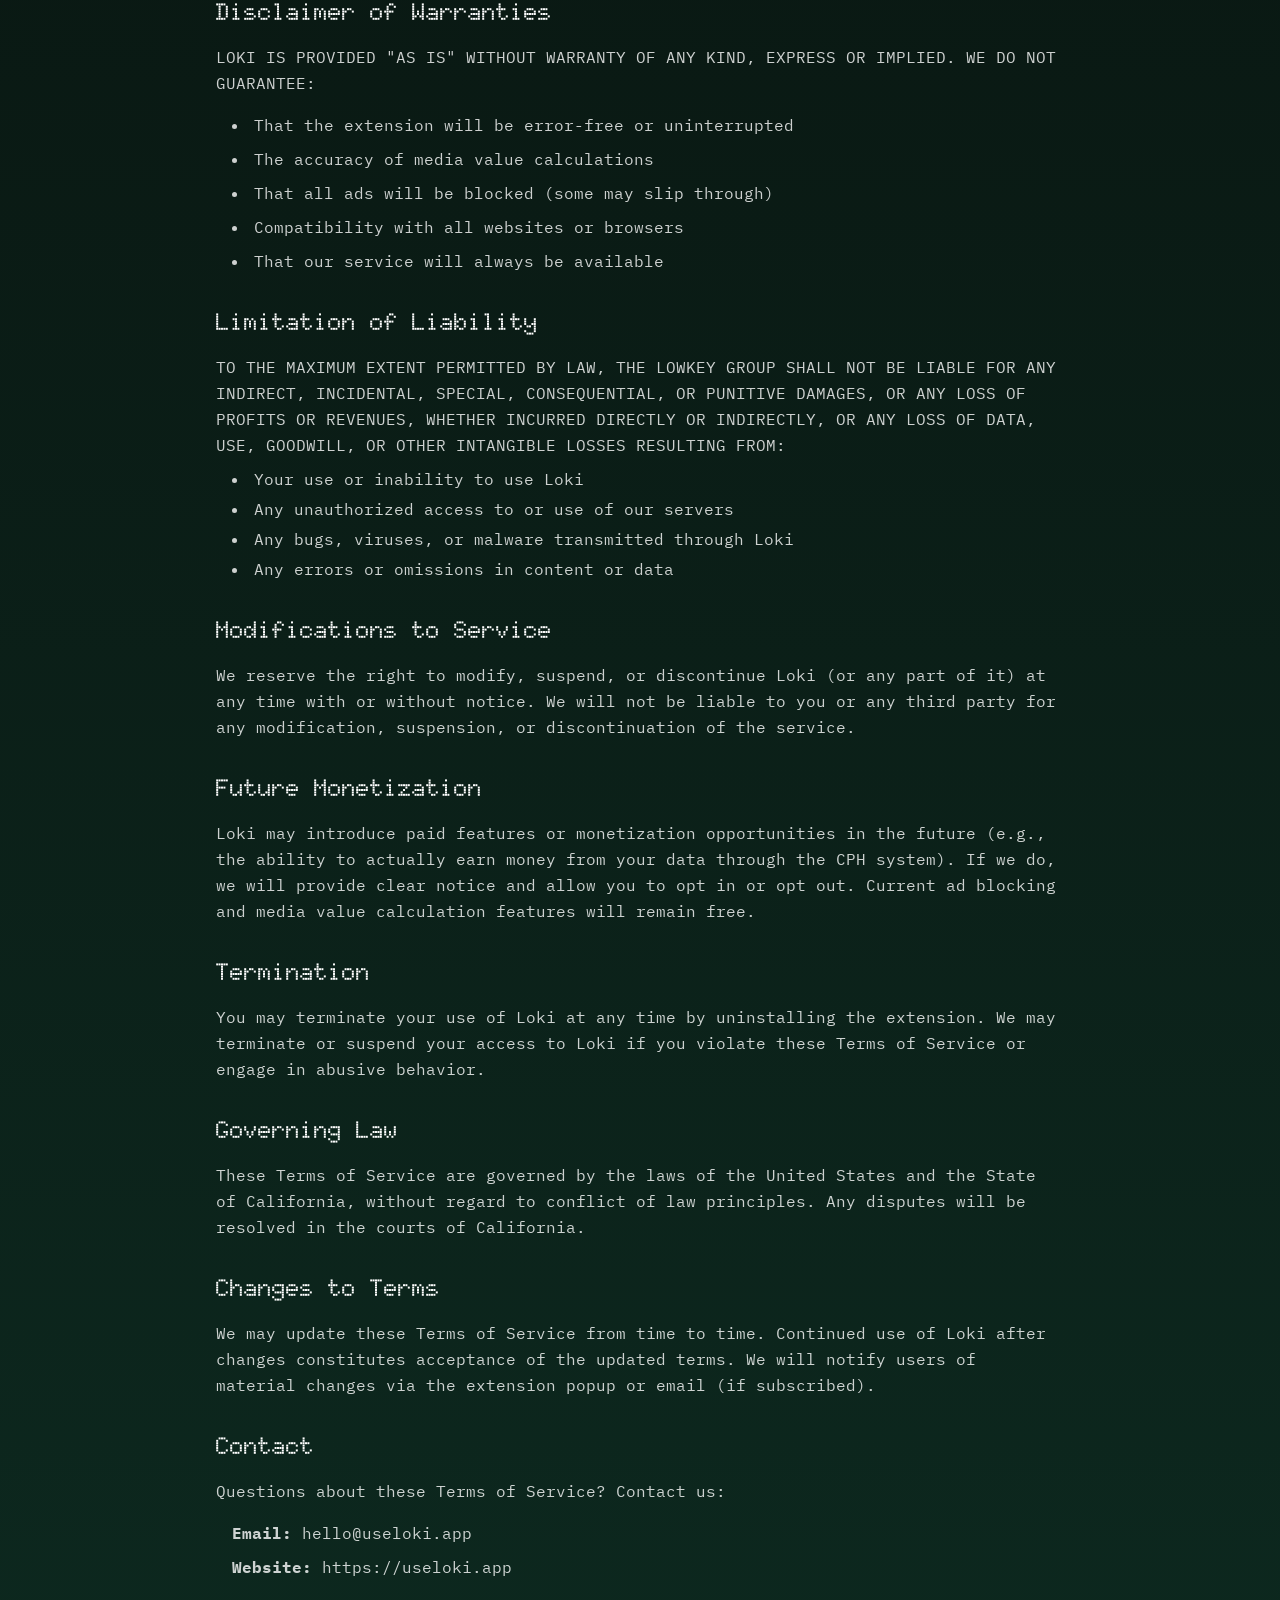
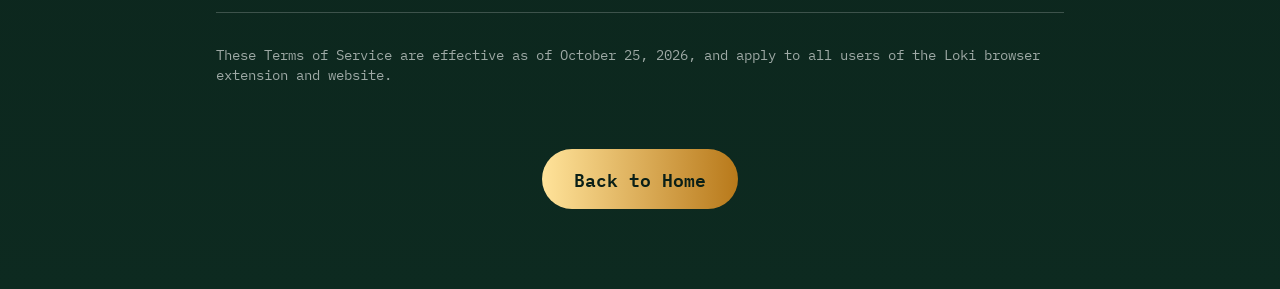
<file: terms.html>
<!DOCTYPE html><html lang="en"><head><meta charSet="utf-8"/><meta name="viewport" content="width=device-width, initial-scale=1"/><link rel="stylesheet" href="/_next/static/css/8f9c500dc2dadf67.css" data-precedence="next"/><link rel="preload" as="script" fetchPriority="low" href="/_next/static/chunks/webpack-c8441f2d519541e3.js"/><script src="/_next/static/chunks/fd9d1056-314442b610634306.js" async=""></script><script src="/_next/static/chunks/117-bedc63a38c2cd51e.js" async=""></script><script src="/_next/static/chunks/main-app-8320fa694537dbbe.js" async=""></script><script src="/_next/static/chunks/app/terms/page-7343cfc2c67b19b8.js" async=""></script><link rel="preconnect" href="https://fonts.googleapis.com"/><link rel="preconnect" href="https://fonts.gstatic.com" crossorigin="anonymous"/><title>Loki</title><meta name="description" content="You are being auctioned. Loki either hides the auction or hands you the receipt. A browser extension for Chrome and Firefox."/><link rel="icon" href="/favicon.png"/><link href="https://fonts.googleapis.com/css2?family=Doto:wght@400;600;700;900&amp;family=IBM+Plex+Mono:wght@400;500;600&amp;display=swap" rel="stylesheet"/><script src="/_next/static/chunks/polyfills-42372ed130431b0a.js" noModule=""></script></head><body><main class="min-h-screen bg-gradient-to-b from-[#070b09] to-[#0d2a20] text-white"><div class="max-w-4xl mx-auto px-6 py-20"><div class="text-center mb-16"><a href="/" class="inline-flex items-center gap-3 mb-8 text-white/60 hover:text-white transition-all group"><svg xmlns="http://www.w3.org/2000/svg" fill="none" viewBox="0 0 24 24" stroke-width="2" stroke="currentColor" class="w-5 h-5"><path stroke-linecap="round" stroke-linejoin="round" d="M10.5 19.5L3 12m0 0l7.5-7.5M3 12h18"></path></svg><span class="font-mono">Back to Home</span></a><h1 class="text-5xl md:text-6xl font-display font-extrabold mb-4" style="font-weight:800">Terms of Service</h1><p class="text-white/60 font-mono">Last Updated: October 25, 2026</p></div><div class="space-y-8 text-white/80 font-mono leading-relaxed"><section><h2 class="text-2xl font-display font-bold text-white mb-4" style="font-weight:800">Agreement to Terms</h2><p>By installing and using Loki, you agree to these Terms of Service. If you do not agree to these terms, please do not use the extension or website.</p></section><section><h2 class="text-2xl font-display font-bold text-white mb-4" style="font-weight:800">Description of Service</h2><p class="mb-4">Loki is a browser extension for Chrome and Firefox that provides:</p><ul class="list-disc list-inside ml-4 space-y-2"><li><strong>Ad blocking</strong> - Blocks ads and tracking scripts in &quot;Hide Me&quot; mode</li><li><strong>Attention valuation</strong> - Records the ad auction on pages you visit and prices each impression, on your device, in &quot;Monetize Me&quot; mode</li></ul><p class="mt-4">Loki is provided &quot;as is&quot; without warranties of any kind. Observed bids are what the auction reported; everything else is an estimate from published industry rates. Neither is financial advice, and no payment to you is implied.</p></section><section><h2 class="text-2xl font-display font-bold text-white mb-4" style="font-weight:800">User Responsibilities</h2><p class="mb-4">By using Loki, you agree to:</p><ul class="list-disc list-inside ml-4 space-y-2"><li>Use the extension in compliance with all applicable laws and regulations</li><li>Not attempt to reverse engineer, decompile, or hack the extension</li><li>Not use the extension for malicious purposes or to harm others</li><li>Not scrape or abuse our API endpoints</li><li>Not misrepresent yourself or create fraudulent accounts</li></ul></section><section><h2 class="text-2xl font-display font-bold text-white mb-4" style="font-weight:800">Acceptable Use</h2><p class="mb-4">Loki is designed for personal, non-commercial use. You may NOT:</p><ul class="list-disc list-inside ml-4 space-y-2"><li>Use automated scripts or bots to inflate media value calculations</li><li>Attempt to game the system or manipulate data</li><li>Resell or redistribute the extension</li><li>Use Loki to violate websites&#x27; Terms of Service</li><li>Use Loki to circumvent paywalls or content protection systems</li></ul></section><section><h2 class="text-2xl font-display font-bold text-white mb-4" style="font-weight:800">Intellectual Property</h2><p class="mb-4">Loki is owned and operated by The Lowkey Group. All rights reserved, except where explicitly open-sourced.</p><p class="mb-4">The Loki name, logo, and branding are trademarks of The Lowkey Group. You may not use our trademarks without prior written permission.</p><p>When we open-source portions of Loki, those components will be licensed under an appropriate open-source license (e.g., MIT, Apache 2.0), stated with the published source.</p></section><section><h2 class="text-2xl font-display font-bold text-white mb-4" style="font-weight:800">Disclaimer of Warranties</h2><p class="mb-4">LOKI IS PROVIDED &quot;AS IS&quot; WITHOUT WARRANTY OF ANY KIND, EXPRESS OR IMPLIED. WE DO NOT GUARANTEE:</p><ul class="list-disc list-inside ml-4 space-y-2"><li>That the extension will be error-free or uninterrupted</li><li>The accuracy of media value calculations</li><li>That all ads will be blocked (some may slip through)</li><li>Compatibility with all websites or browsers</li><li>That our service will always be available</li></ul></section><section><h2 class="text-2xl font-display font-bold text-white mb-4" style="font-weight:800">Limitation of Liability</h2><p>TO THE MAXIMUM EXTENT PERMITTED BY LAW, THE LOWKEY GROUP SHALL NOT BE LIABLE FOR ANY INDIRECT, INCIDENTAL, SPECIAL, CONSEQUENTIAL, OR PUNITIVE DAMAGES, OR ANY LOSS OF PROFITS OR REVENUES, WHETHER INCURRED DIRECTLY OR INDIRECTLY, OR ANY LOSS OF DATA, USE, GOODWILL, OR OTHER INTANGIBLE LOSSES RESULTING FROM:</p><ul class="list-disc list-inside ml-4 mt-2 space-y-1"><li>Your use or inability to use Loki</li><li>Any unauthorized access to or use of our servers</li><li>Any bugs, viruses, or malware transmitted through Loki</li><li>Any errors or omissions in content or data</li></ul></section><section><h2 class="text-2xl font-display font-bold text-white mb-4" style="font-weight:800">Modifications to Service</h2><p>We reserve the right to modify, suspend, or discontinue Loki (or any part of it) at any time with or without notice. We will not be liable to you or any third party for any modification, suspension, or discontinuation of the service.</p></section><section><h2 class="text-2xl font-display font-bold text-white mb-4" style="font-weight:800">Future Monetization</h2><p>Loki may introduce paid features or monetization opportunities in the future (e.g., the ability to actually earn money from your data through the CPH system). If we do, we will provide clear notice and allow you to opt in or opt out. Current ad blocking and media value calculation features will remain free.</p></section><section><h2 class="text-2xl font-display font-bold text-white mb-4" style="font-weight:800">Termination</h2><p>You may terminate your use of Loki at any time by uninstalling the extension. We may terminate or suspend your access to Loki if you violate these Terms of Service or engage in abusive behavior.</p></section><section><h2 class="text-2xl font-display font-bold text-white mb-4" style="font-weight:800">Governing Law</h2><p>These Terms of Service are governed by the laws of the United States and the State of California, without regard to conflict of law principles. Any disputes will be resolved in the courts of California.</p></section><section><h2 class="text-2xl font-display font-bold text-white mb-4" style="font-weight:800">Changes to Terms</h2><p>We may update these Terms of Service from time to time. Continued use of Loki after changes constitutes acceptance of the updated terms. We will notify users of material changes via the extension popup or email (if subscribed).</p></section><section><h2 class="text-2xl font-display font-bold text-white mb-4" style="font-weight:800">Contact</h2><p class="mb-4">Questions about these Terms of Service? Contact us:</p><ul class="list-none ml-4 space-y-2"><li><strong>Email:</strong> hello@useloki.app</li><li><strong>Website:</strong> https://useloki.app</li></ul></section><section class="border-t border-white/20 pt-8 mt-12"><p class="text-sm text-white/60">These Terms of Service are effective as of October 25, 2026, and apply to all users of the Loki browser extension and website.</p></section></div><div class="text-center mt-16"><a href="/" class="inline-block px-8 py-4 rounded-full bg-gradient-to-r from-[#FFE39A] via-[#dcae5a] to-[#B8791A] text-[#0a1f17] font-semibold text-lg hover:opacity-90 transition-all active:scale-95 font-mono">Back to Home</a></div></div></main><script src="/_next/static/chunks/webpack-c8441f2d519541e3.js" async=""></script><script>(self.__next_f=self.__next_f||[]).push([0]);self.__next_f.push([2,null])</script><script>self.__next_f.push([1,"1:HL[\"/_next/static/css/8f9c500dc2dadf67.css\",\"style\"]\n"])</script><script>self.__next_f.push([1,"2:I[2846,[],\"\"]\n4:I[9107,[],\"ClientPageRoot\"]\n5:I[4520,[\"571\",\"static/chunks/app/terms/page-7343cfc2c67b19b8.js\"],\"default\",1]\n6:I[4707,[],\"\"]\n7:I[6423,[],\"\"]\n9:I[1060,[],\"\"]\na:[]\n"])</script><script>self.__next_f.push([1,"0:[\"$\",\"$L2\",null,{\"buildId\":\"XNJPRytrgsRachrlWSXw7\",\"assetPrefix\":\"\",\"urlParts\":[\"\",\"terms\"],\"initialTree\":[\"\",{\"children\":[\"terms\",{\"children\":[\"__PAGE__\",{}]}]},\"$undefined\",\"$undefined\",true],\"initialSeedData\":[\"\",{\"children\":[\"terms\",{\"children\":[\"__PAGE__\",{},[[\"$L3\",[\"$\",\"$L4\",null,{\"props\":{\"params\":{},\"searchParams\":{}},\"Component\":\"$5\"}],null],null],null]},[null,[\"$\",\"$L6\",null,{\"parallelRouterKey\":\"children\",\"segmentPath\":[\"children\",\"terms\",\"children\"],\"error\":\"$undefined\",\"errorStyles\":\"$undefined\",\"errorScripts\":\"$undefined\",\"template\":[\"$\",\"$L7\",null,{}],\"templateStyles\":\"$undefined\",\"templateScripts\":\"$undefined\",\"notFound\":\"$undefined\",\"notFoundStyles\":\"$undefined\"}]],null]},[[[[\"$\",\"link\",\"0\",{\"rel\":\"stylesheet\",\"href\":\"/_next/static/css/8f9c500dc2dadf67.css\",\"precedence\":\"next\",\"crossOrigin\":\"$undefined\"}]],[\"$\",\"html\",null,{\"lang\":\"en\",\"children\":[[\"$\",\"head\",null,{\"children\":[[\"$\",\"link\",null,{\"rel\":\"preconnect\",\"href\":\"https://fonts.googleapis.com\"}],[\"$\",\"link\",null,{\"rel\":\"preconnect\",\"href\":\"https://fonts.gstatic.com\",\"crossOrigin\":\"anonymous\"}],[\"$\",\"link\",null,{\"href\":\"https://fonts.googleapis.com/css2?family=Doto:wght@400;600;700;900\u0026family=IBM+Plex+Mono:wght@400;500;600\u0026display=swap\",\"rel\":\"stylesheet\"}]]}],[\"$\",\"body\",null,{\"children\":[\"$\",\"$L6\",null,{\"parallelRouterKey\":\"children\",\"segmentPath\":[\"children\"],\"error\":\"$undefined\",\"errorStyles\":\"$undefined\",\"errorScripts\":\"$undefined\",\"template\":[\"$\",\"$L7\",null,{}],\"templateStyles\":\"$undefined\",\"templateScripts\":\"$undefined\",\"notFound\":[[\"$\",\"title\",null,{\"children\":\"404: This page could not be found.\"}],[\"$\",\"div\",null,{\"style\":{\"fontFamily\":\"system-ui,\\\"Segoe UI\\\",Roboto,Helvetica,Arial,sans-serif,\\\"Apple Color Emoji\\\",\\\"Segoe UI Emoji\\\"\",\"height\":\"100vh\",\"textAlign\":\"center\",\"display\":\"flex\",\"flexDirection\":\"column\",\"alignItems\":\"center\",\"justifyContent\":\"center\"},\"children\":[\"$\",\"div\",null,{\"children\":[[\"$\",\"style\",null,{\"dangerouslySetInnerHTML\":{\"__html\":\"body{color:#000;background:#fff;margin:0}.next-error-h1{border-right:1px solid rgba(0,0,0,.3)}@media (prefers-color-scheme:dark){body{color:#fff;background:#000}.next-error-h1{border-right:1px solid rgba(255,255,255,.3)}}\"}}],[\"$\",\"h1\",null,{\"className\":\"next-error-h1\",\"style\":{\"display\":\"inline-block\",\"margin\":\"0 20px 0 0\",\"padding\":\"0 23px 0 0\",\"fontSize\":24,\"fontWeight\":500,\"verticalAlign\":\"top\",\"lineHeight\":\"49px\"},\"children\":\"404\"}],[\"$\",\"div\",null,{\"style\":{\"display\":\"inline-block\"},\"children\":[\"$\",\"h2\",null,{\"style\":{\"fontSize\":14,\"fontWeight\":400,\"lineHeight\":\"49px\",\"margin\":0},\"children\":\"This page could not be found.\"}]}]]}]}]],\"notFoundStyles\":[]}]}]]}]],null],null],\"couldBeIntercepted\":false,\"initialHead\":[null,\"$L8\"],\"globalErrorComponent\":\"$9\",\"missingSlots\":\"$Wa\"}]\n"])</script><script>self.__next_f.push([1,"8:[[\"$\",\"meta\",\"0\",{\"name\":\"viewport\",\"content\":\"width=device-width, initial-scale=1\"}],[\"$\",\"meta\",\"1\",{\"charSet\":\"utf-8\"}],[\"$\",\"title\",\"2\",{\"children\":\"Loki\"}],[\"$\",\"meta\",\"3\",{\"name\":\"description\",\"content\":\"You are being auctioned. Loki either hides the auction or hands you the receipt. A browser extension for Chrome and Firefox.\"}],[\"$\",\"link\",\"4\",{\"rel\":\"icon\",\"href\":\"/favicon.png\"}]]\n3:null\n"])</script></body></html>
</file>
<file: _next/static/css/8f9c500dc2dadf67.css>
*,:after,:before{--tw-border-spacing-x:0;--tw-border-spacing-y:0;--tw-translate-x:0;--tw-translate-y:0;--tw-rotate:0;--tw-skew-x:0;--tw-skew-y:0;--tw-scale-x:1;--tw-scale-y:1;--tw-pan-x: ;--tw-pan-y: ;--tw-pinch-zoom: ;--tw-scroll-snap-strictness:proximity;--tw-gradient-from-position: ;--tw-gradient-via-position: ;--tw-gradient-to-position: ;--tw-ordinal: ;--tw-slashed-zero: ;--tw-numeric-figure: ;--tw-numeric-spacing: ;--tw-numeric-fraction: ;--tw-ring-inset: ;--tw-ring-offset-width:0px;--tw-ring-offset-color:#fff;--tw-ring-color:rgba(59,130,246,.5);--tw-ring-offset-shadow:0 0 #0000;--tw-ring-shadow:0 0 #0000;--tw-shadow:0 0 #0000;--tw-shadow-colored:0 0 #0000;--tw-blur: ;--tw-brightness: ;--tw-contrast: ;--tw-grayscale: ;--tw-hue-rotate: ;--tw-invert: ;--tw-saturate: ;--tw-sepia: ;--tw-drop-shadow: ;--tw-backdrop-blur: ;--tw-backdrop-brightness: ;--tw-backdrop-contrast: ;--tw-backdrop-grayscale: ;--tw-backdrop-hue-rotate: ;--tw-backdrop-invert: ;--tw-backdrop-opacity: ;--tw-backdrop-saturate: ;--tw-backdrop-sepia: ;--tw-contain-size: ;--tw-contain-layout: ;--tw-contain-paint: ;--tw-contain-style: }::backdrop{--tw-border-spacing-x:0;--tw-border-spacing-y:0;--tw-translate-x:0;--tw-translate-y:0;--tw-rotate:0;--tw-skew-x:0;--tw-skew-y:0;--tw-scale-x:1;--tw-scale-y:1;--tw-pan-x: ;--tw-pan-y: ;--tw-pinch-zoom: ;--tw-scroll-snap-strictness:proximity;--tw-gradient-from-position: ;--tw-gradient-via-position: ;--tw-gradient-to-position: ;--tw-ordinal: ;--tw-slashed-zero: ;--tw-numeric-figure: ;--tw-numeric-spacing: ;--tw-numeric-fraction: ;--tw-ring-inset: ;--tw-ring-offset-width:0px;--tw-ring-offset-color:#fff;--tw-ring-color:rgba(59,130,246,.5);--tw-ring-offset-shadow:0 0 #0000;--tw-ring-shadow:0 0 #0000;--tw-shadow:0 0 #0000;--tw-shadow-colored:0 0 #0000;--tw-blur: ;--tw-brightness: ;--tw-contrast: ;--tw-grayscale: ;--tw-hue-rotate: ;--tw-invert: ;--tw-saturate: ;--tw-sepia: ;--tw-drop-shadow: ;--tw-backdrop-blur: ;--tw-backdrop-brightness: ;--tw-backdrop-contrast: ;--tw-backdrop-grayscale: ;--tw-backdrop-hue-rotate: ;--tw-backdrop-invert: ;--tw-backdrop-opacity: ;--tw-backdrop-saturate: ;--tw-backdrop-sepia: ;--tw-contain-size: ;--tw-contain-layout: ;--tw-contain-paint: ;--tw-contain-style: }/*
! tailwindcss v3.4.18 | MIT License | https://tailwindcss.com
*/*,:after,:before{box-sizing:border-box;border:0 solid #e5e7eb}:after,:before{--tw-content:""}:host,html{line-height:1.5;-webkit-text-size-adjust:100%;-moz-tab-size:4;-o-tab-size:4;tab-size:4;font-family:ui-sans-serif,system-ui,sans-serif,Apple Color Emoji,Segoe UI Emoji,Segoe UI Symbol,Noto Color Emoji;font-feature-settings:normal;font-variation-settings:normal;-webkit-tap-highlight-color:transparent}body{margin:0;line-height:inherit}hr{height:0;color:inherit;border-top-width:1px}abbr:where([title]){-webkit-text-decoration:underline dotted;text-decoration:underline dotted}h1,h2,h3,h4,h5,h6{font-size:inherit;font-weight:inherit}a{color:inherit;text-decoration:inherit}b,strong{font-weight:bolder}code,kbd,pre,samp{font-family:IBM Plex Mono,ui-monospace,SFMono-Regular,monospace;font-feature-settings:normal;font-variation-settings:normal;font-size:1em}small{font-size:80%}sub,sup{font-size:75%;line-height:0;position:relative;vertical-align:baseline}sub{bottom:-.25em}sup{top:-.5em}table{text-indent:0;border-color:inherit;border-collapse:collapse}button,input,optgroup,select,textarea{font-family:inherit;font-feature-settings:inherit;font-variation-settings:inherit;font-size:100%;font-weight:inherit;line-height:inherit;letter-spacing:inherit;color:inherit;margin:0;padding:0}button,select{text-transform:none}button,input:where([type=button]),input:where([type=reset]),input:where([type=submit]){-webkit-appearance:button;background-color:transparent;background-image:none}:-moz-focusring{outline:auto}:-moz-ui-invalid{box-shadow:none}progress{vertical-align:baseline}::-webkit-inner-spin-button,::-webkit-outer-spin-button{height:auto}[type=search]{-webkit-appearance:textfield;outline-offset:-2px}::-webkit-search-decoration{-webkit-appearance:none}::-webkit-file-upload-button{-webkit-appearance:button;font:inherit}summary{display:list-item}blockquote,dd,dl,figure,h1,h2,h3,h4,h5,h6,hr,p,pre{margin:0}fieldset{margin:0}fieldset,legend{padding:0}menu,ol,ul{list-style:none;margin:0;padding:0}dialog{padding:0}textarea{resize:vertical}input::-moz-placeholder,textarea::-moz-placeholder{opacity:1;color:#9ca3af}input::placeholder,textarea::placeholder{opacity:1;color:#9ca3af}[role=button],button{cursor:pointer}:disabled{cursor:default}audio,canvas,embed,iframe,img,object,svg,video{display:block;vertical-align:middle}img,video{max-width:100%;height:auto}[hidden]:where(:not([hidden=until-found])){display:none}.pointer-events-none{pointer-events:none}.visible{visibility:visible}.static{position:static}.fixed{position:fixed}.absolute{position:absolute}.relative{position:relative}.inset-0{inset:0}.-left-\[10\%\]{left:-10%}.-top-2\.5{top:-.625rem}.-top-3{top:-.75rem}.-top-6{top:-1.5rem}.bottom-0{bottom:0}.left-3{left:.75rem}.left-4{left:1rem}.right-0{right:0}.right-2{right:.5rem}.right-3{right:.75rem}.top-2{top:.5rem}.top-\[17vh\]{top:17vh}.top-\[64vh\]{top:64vh}.top-\[8\%\]{top:8%}.z-0{z-index:0}.z-10{z-index:10}.z-20{z-index:20}.z-50{z-index:50}.z-\[80\]{z-index:80}.mx-auto{margin-left:auto;margin-right:auto}.mb-16{margin-bottom:4rem}.mb-3{margin-bottom:.75rem}.mb-4{margin-bottom:1rem}.mb-8{margin-bottom:2rem}.ml-4{margin-left:1rem}.ml-\[0\.12em\]{margin-left:.12em}.ml-\[0\.5em\]{margin-left:.5em}.mt-1{margin-top:.25rem}.mt-10{margin-top:2.5rem}.mt-12{margin-top:3rem}.mt-16{margin-top:4rem}.mt-2{margin-top:.5rem}.mt-4{margin-top:1rem}.mt-5{margin-top:1.25rem}.mt-6{margin-top:1.5rem}.mt-8{margin-top:2rem}.mt-\[20vh\]{margin-top:20vh}.block{display:block}.inline-block{display:inline-block}.flex{display:flex}.inline-flex{display:inline-flex}.table{display:table}.grid{display:grid}.hidden{display:none}.h-3{height:.75rem}.h-4{height:1rem}.h-5{height:1.25rem}.h-6{height:1.5rem}.h-8{height:2rem}.h-\[125px\]{height:125px}.h-\[300px\]{height:300px}.h-\[38vh\]{height:38vh}.h-\[50px\]{height:50px}.h-full{height:100%}.min-h-screen{min-height:100vh}.w-3{width:.75rem}.w-4{width:1rem}.w-5{width:1.25rem}.w-6{width:1.5rem}.w-8{width:2rem}.w-\[120\%\]{width:120%}.w-\[150px\]{width:150px}.w-\[320px\]{width:320px}.w-\[80px\]{width:80px}.w-\[min\(92vw\2c 300px\)\]{width:min(92vw,300px)}.w-full{width:100%}.min-w-0{min-width:0}.max-w-2xl{max-width:42rem}.max-w-3xl{max-width:48rem}.max-w-4xl{max-width:56rem}.max-w-\[1240px\]{max-width:1240px}.max-w-\[80vw\]{max-width:80vw}.max-w-full{max-width:100%}.max-w-md{max-width:28rem}.max-w-xl{max-width:36rem}.flex-1{flex:1 1 0%}.shrink-0{flex-shrink:0}.-translate-x-3{--tw-translate-x:-0.75rem}.-translate-x-3,.-translate-y-3\.5{transform:translate(var(--tw-translate-x),var(--tw-translate-y)) rotate(var(--tw-rotate)) skewX(var(--tw-skew-x)) skewY(var(--tw-skew-y)) scaleX(var(--tw-scale-x)) scaleY(var(--tw-scale-y))}.-translate-y-3\.5{--tw-translate-y:-0.875rem}.translate-y-0{--tw-translate-y:0px}.translate-y-0,.translate-y-\[calc\(100\%-44px\)\]{transform:translate(var(--tw-translate-x),var(--tw-translate-y)) rotate(var(--tw-rotate)) skewX(var(--tw-skew-x)) skewY(var(--tw-skew-y)) scaleX(var(--tw-scale-x)) scaleY(var(--tw-scale-y))}.translate-y-\[calc\(100\%-44px\)\]{--tw-translate-y:calc(100% - 44px)}.rotate-45{--tw-rotate:45deg}.rotate-45,.rotate-\[-1deg\]{transform:translate(var(--tw-translate-x),var(--tw-translate-y)) rotate(var(--tw-rotate)) skewX(var(--tw-skew-x)) skewY(var(--tw-skew-y)) scaleX(var(--tw-scale-x)) scaleY(var(--tw-scale-y))}.rotate-\[-1deg\]{--tw-rotate:-1deg}.rotate-\[-2deg\]{--tw-rotate:-2deg}.rotate-\[-2deg\],.rotate-\[-4deg\]{transform:translate(var(--tw-translate-x),var(--tw-translate-y)) rotate(var(--tw-rotate)) skewX(var(--tw-skew-x)) skewY(var(--tw-skew-y)) scaleX(var(--tw-scale-x)) scaleY(var(--tw-scale-y))}.rotate-\[-4deg\]{--tw-rotate:-4deg}.rotate-\[-6deg\]{--tw-rotate:-6deg}.rotate-\[-6deg\],.rotate-\[0\.5deg\]{transform:translate(var(--tw-translate-x),var(--tw-translate-y)) rotate(var(--tw-rotate)) skewX(var(--tw-skew-x)) skewY(var(--tw-skew-y)) scaleX(var(--tw-scale-x)) scaleY(var(--tw-scale-y))}.rotate-\[0\.5deg\]{--tw-rotate:0.5deg}.rotate-\[0\.6deg\]{--tw-rotate:0.6deg}.rotate-\[0\.6deg\],.rotate-\[1deg\]{transform:translate(var(--tw-translate-x),var(--tw-translate-y)) rotate(var(--tw-rotate)) skewX(var(--tw-skew-x)) skewY(var(--tw-skew-y)) scaleX(var(--tw-scale-x)) scaleY(var(--tw-scale-y))}.rotate-\[1deg\]{--tw-rotate:1deg}.rotate-\[3deg\]{--tw-rotate:3deg}.rotate-\[3deg\],.rotate-\[7deg\]{transform:translate(var(--tw-translate-x),var(--tw-translate-y)) rotate(var(--tw-rotate)) skewX(var(--tw-skew-x)) skewY(var(--tw-skew-y)) scaleX(var(--tw-scale-x)) scaleY(var(--tw-scale-y))}.rotate-\[7deg\]{--tw-rotate:7deg}.select-none{-webkit-user-select:none;-moz-user-select:none;user-select:none}.list-inside{list-style-position:inside}.list-disc{list-style-type:disc}.list-none{list-style-type:none}.flex-col{flex-direction:column}.flex-wrap{flex-wrap:wrap}.place-items-center{place-items:center}.items-center{align-items:center}.items-baseline{align-items:baseline}.justify-between{justify-content:space-between}.gap-2{gap:.5rem}.gap-3{gap:.75rem}.gap-4{gap:1rem}.gap-5{gap:1.25rem}.gap-6{gap:1.5rem}.gap-x-10{-moz-column-gap:2.5rem;column-gap:2.5rem}.gap-x-6{-moz-column-gap:1.5rem;column-gap:1.5rem}.gap-y-2{row-gap:.5rem}.space-y-1>:not([hidden])~:not([hidden]){--tw-space-y-reverse:0;margin-top:calc(.25rem * calc(1 - var(--tw-space-y-reverse)));margin-bottom:calc(.25rem * var(--tw-space-y-reverse))}.space-y-1\.5>:not([hidden])~:not([hidden]){--tw-space-y-reverse:0;margin-top:calc(.375rem * calc(1 - var(--tw-space-y-reverse)));margin-bottom:calc(.375rem * var(--tw-space-y-reverse))}.space-y-2>:not([hidden])~:not([hidden]){--tw-space-y-reverse:0;margin-top:calc(.5rem * calc(1 - var(--tw-space-y-reverse)));margin-bottom:calc(.5rem * var(--tw-space-y-reverse))}.space-y-6>:not([hidden])~:not([hidden]){--tw-space-y-reverse:0;margin-top:calc(1.5rem * calc(1 - var(--tw-space-y-reverse)));margin-bottom:calc(1.5rem * var(--tw-space-y-reverse))}.space-y-8>:not([hidden])~:not([hidden]){--tw-space-y-reverse:0;margin-top:calc(2rem * calc(1 - var(--tw-space-y-reverse)));margin-bottom:calc(2rem * var(--tw-space-y-reverse))}.self-stretch{align-self:stretch}.overflow-hidden{overflow:hidden}.overflow-x-auto{overflow-x:auto}.overflow-y-auto{overflow-y:auto}.whitespace-nowrap{white-space:nowrap}.rounded-full{border-radius:9999px}.rounded-sm{border-radius:.125rem}.border{border-width:1px}.border-2{border-width:2px}.border-\[6px\]{border-width:6px}.border-b{border-bottom-width:1px}.border-l-4{border-left-width:4px}.border-t{border-top-width:1px}.border-dashed{border-style:dashed}.border-\[\#1a1612\]\/30{border-color:rgba(26,22,18,.3)}.border-emerald-400{--tw-border-opacity:1;border-color:rgb(52 211 153/var(--tw-border-opacity,1))}.border-emerald-400\/40{border-color:rgba(52,211,153,.4)}.border-emerald-950{--tw-border-opacity:1;border-color:rgb(7 20 15/var(--tw-border-opacity,1))}.border-emerald-950\/50{border-color:rgba(7,20,15,.5)}.border-gold-400{--tw-border-opacity:1;border-color:rgb(220 174 90/var(--tw-border-opacity,1))}.border-gold-400\/60{border-color:rgba(220,174,90,.6)}.border-white\/10{border-color:hsla(0,0%,100%,.1)}.border-white\/15{border-color:hsla(0,0%,100%,.15)}.border-white\/20{border-color:hsla(0,0%,100%,.2)}.bg-\[\#06100b\]{--tw-bg-opacity:1;background-color:rgb(6 16 11/var(--tw-bg-opacity,1))}.bg-\[\#0b1a13\]{--tw-bg-opacity:1;background-color:rgb(11 26 19/var(--tw-bg-opacity,1))}.bg-\[\#f3ecd9\]{--tw-bg-opacity:1;background-color:rgb(243 236 217/var(--tw-bg-opacity,1))}.bg-black{--tw-bg-opacity:1;background-color:rgb(0 0 0/var(--tw-bg-opacity,1))}.bg-black\/30{background-color:rgba(0,0,0,.3)}.bg-black\/40{background-color:rgba(0,0,0,.4)}.bg-black\/80{background-color:rgba(0,0,0,.8)}.bg-emerald-300{--tw-bg-opacity:1;background-color:rgb(110 231 183/var(--tw-bg-opacity,1))}.bg-emerald-400{--tw-bg-opacity:1;background-color:rgb(52 211 153/var(--tw-bg-opacity,1))}.bg-emerald-900\/20{background-color:rgba(14,59,43,.2)}.bg-emerald-950{--tw-bg-opacity:1;background-color:rgb(7 20 15/var(--tw-bg-opacity,1))}.bg-gold-400{--tw-bg-opacity:1;background-color:rgb(220 174 90/var(--tw-bg-opacity,1))}.bg-gradient-to-b{background-image:linear-gradient(to bottom,var(--tw-gradient-stops))}.bg-gradient-to-r{background-image:linear-gradient(to right,var(--tw-gradient-stops))}.from-\[\#070b09\]{--tw-gradient-from:#070b09 var(--tw-gradient-from-position);--tw-gradient-to:rgba(7,11,9,0) var(--tw-gradient-to-position);--tw-gradient-stops:var(--tw-gradient-from),var(--tw-gradient-to)}.from-\[\#FFE39A\]{--tw-gradient-from:#ffe39a var(--tw-gradient-from-position);--tw-gradient-to:rgba(255,227,154,0) var(--tw-gradient-to-position);--tw-gradient-stops:var(--tw-gradient-from),var(--tw-gradient-to)}.via-\[\#dcae5a\]{--tw-gradient-to:rgba(220,174,90,0) var(--tw-gradient-to-position);--tw-gradient-stops:var(--tw-gradient-from),#dcae5a var(--tw-gradient-via-position),var(--tw-gradient-to)}.to-\[\#0d2a20\]{--tw-gradient-to:#0d2a20 var(--tw-gradient-to-position)}.to-\[\#B8791A\]{--tw-gradient-to:#b8791a var(--tw-gradient-to-position)}.p-4{padding:1rem}.p-5{padding:1.25rem}.p-8{padding:2rem}.px-1\.5{padding-left:.375rem;padding-right:.375rem}.px-2{padding-left:.5rem;padding-right:.5rem}.px-4{padding-left:1rem;padding-right:1rem}.px-5{padding-left:1.25rem;padding-right:1.25rem}.px-6{padding-left:1.5rem;padding-right:1.5rem}.px-8{padding-left:2rem;padding-right:2rem}.py-0\.5{padding-top:.125rem;padding-bottom:.125rem}.py-1\.5{padding-top:.375rem;padding-bottom:.375rem}.py-2{padding-top:.5rem;padding-bottom:.5rem}.py-20{padding-top:5rem;padding-bottom:5rem}.py-24{padding-top:6rem;padding-bottom:6rem}.py-3{padding-top:.75rem;padding-bottom:.75rem}.py-4{padding-top:1rem;padding-bottom:1rem}.py-8{padding-top:2rem;padding-bottom:2rem}.pb-2{padding-bottom:.5rem}.pb-24{padding-bottom:6rem}.pb-32{padding-bottom:8rem}.pb-5{padding-bottom:1.25rem}.pl-6{padding-left:1.5rem}.pt-10{padding-top:2.5rem}.pt-2{padding-top:.5rem}.pt-3{padding-top:.75rem}.pt-4{padding-top:1rem}.pt-8{padding-top:2rem}.pt-\[27vh\]{padding-top:27vh}.text-left{text-align:left}.text-center{text-align:center}.font-display{font-family:Doto,ui-monospace,monospace}.font-mono{font-family:IBM Plex Mono,ui-monospace,SFMono-Regular,monospace}.text-2xl{font-size:1.5rem;line-height:2rem}.text-3xl{font-size:1.875rem;line-height:2.25rem}.text-4xl{font-size:2.25rem;line-height:2.5rem}.text-5xl{font-size:3rem;line-height:1}.text-\[10px\]{font-size:10px}.text-\[11\.5px\]{font-size:11.5px}.text-\[11px\]{font-size:11px}.text-\[9vw\]{font-size:9vw}.text-\[clamp\(44px\2c 12vw\2c 80px\)\]{font-size:clamp(44px,12vw,80px)}.text-\[clamp\(52px\2c 13vw\2c 96px\)\]{font-size:clamp(52px,13vw,96px)}.text-lg{font-size:1.125rem;line-height:1.75rem}.text-sm{font-size:.875rem;line-height:1.25rem}.text-xl{font-size:1.25rem;line-height:1.75rem}.text-xs{font-size:.75rem;line-height:1rem}.font-black{font-weight:900}.font-bold{font-weight:700}.font-extrabold{font-weight:800}.font-semibold{font-weight:600}.tabular-nums{--tw-numeric-spacing:tabular-nums;font-variant-numeric:var(--tw-ordinal) var(--tw-slashed-zero) var(--tw-numeric-figure) var(--tw-numeric-spacing) var(--tw-numeric-fraction)}.leading-\[0\.88\]{line-height:.88}.leading-\[0\.95\]{line-height:.95}.leading-\[0\.9\]{line-height:.9}.leading-none{line-height:1}.leading-relaxed{line-height:1.625}.leading-snug{line-height:1.375}.leading-tight{line-height:1.25}.tracking-\[0\.25em\]{letter-spacing:.25em}.tracking-\[0\.2em\]{letter-spacing:.2em}.tracking-\[0\.3em\]{letter-spacing:.3em}.tracking-tight{letter-spacing:-.025em}.tracking-wider{letter-spacing:.05em}.tracking-widest{letter-spacing:.1em}.text-\[\#0a1f17\]{--tw-text-opacity:1;color:rgb(10 31 23/var(--tw-text-opacity,1))}.text-\[\#1a1612\]{--tw-text-opacity:1;color:rgb(26 22 18/var(--tw-text-opacity,1))}.text-\[\#6b625a\]{--tw-text-opacity:1;color:rgb(107 98 90/var(--tw-text-opacity,1))}.text-emerald-300{--tw-text-opacity:1;color:rgb(110 231 183/var(--tw-text-opacity,1))}.text-emerald-400{--tw-text-opacity:1;color:rgb(52 211 153/var(--tw-text-opacity,1))}.text-emerald-950{--tw-text-opacity:1;color:rgb(7 20 15/var(--tw-text-opacity,1))}.text-emerald-950\/60{color:rgba(7,20,15,.6)}.text-emerald-950\/70{color:rgba(7,20,15,.7)}.text-gold-200{--tw-text-opacity:1;color:rgb(255 227 154/var(--tw-text-opacity,1))}.text-gold-400{--tw-text-opacity:1;color:rgb(220 174 90/var(--tw-text-opacity,1))}.text-white{--tw-text-opacity:1;color:rgb(255 255 255/var(--tw-text-opacity,1))}.text-white\/35{color:hsla(0,0%,100%,.35)}.text-white\/50{color:hsla(0,0%,100%,.5)}.text-white\/60{color:hsla(0,0%,100%,.6)}.text-white\/70{color:hsla(0,0%,100%,.7)}.text-white\/75{color:hsla(0,0%,100%,.75)}.text-white\/80{color:hsla(0,0%,100%,.8)}.text-white\/85{color:hsla(0,0%,100%,.85)}.underline{text-decoration-line:underline}.underline-offset-4{text-underline-offset:4px}.shadow{--tw-shadow:0 1px 3px 0 rgba(0,0,0,.1),0 1px 2px -1px rgba(0,0,0,.1);--tw-shadow-colored:0 1px 3px 0 var(--tw-shadow-color),0 1px 2px -1px var(--tw-shadow-color)}.shadow,.shadow-\[0_30px_60px_rgba\(0\2c 0\2c 0\2c \.6\)\]{box-shadow:var(--tw-ring-offset-shadow,0 0 #0000),var(--tw-ring-shadow,0 0 #0000),var(--tw-shadow)}.shadow-\[0_30px_60px_rgba\(0\2c 0\2c 0\2c \.6\)\]{--tw-shadow:0 30px 60px rgba(0,0,0,.6);--tw-shadow-colored:0 30px 60px var(--tw-shadow-color)}.shadow-\[12px_12px_0_\#0E3B2B\]{--tw-shadow:12px 12px 0 #0e3b2b;--tw-shadow-colored:12px 12px 0 var(--tw-shadow-color);box-shadow:var(--tw-ring-offset-shadow,0 0 #0000),var(--tw-ring-shadow,0 0 #0000),var(--tw-shadow)}.filter{filter:var(--tw-blur) var(--tw-brightness) var(--tw-contrast) var(--tw-grayscale) var(--tw-hue-rotate) var(--tw-invert) var(--tw-saturate) var(--tw-sepia) var(--tw-drop-shadow)}.backdrop-blur-sm{--tw-backdrop-blur:blur(4px);backdrop-filter:var(--tw-backdrop-blur) var(--tw-backdrop-brightness) var(--tw-backdrop-contrast) var(--tw-backdrop-grayscale) var(--tw-backdrop-hue-rotate) var(--tw-backdrop-invert) var(--tw-backdrop-opacity) var(--tw-backdrop-saturate) var(--tw-backdrop-sepia)}.transition{transition-property:color,background-color,border-color,text-decoration-color,fill,stroke,opacity,box-shadow,transform,filter,backdrop-filter;transition-timing-function:cubic-bezier(.4,0,.2,1);transition-duration:.15s}.transition-all{transition-property:all;transition-timing-function:cubic-bezier(.4,0,.2,1);transition-duration:.15s}.transition-transform{transition-property:transform;transition-timing-function:cubic-bezier(.4,0,.2,1);transition-duration:.15s}.\[writing-mode\:vertical-rl\]{writing-mode:vertical-rl}body,html{font-family:IBM Plex Mono,ui-monospace,SFMono-Regular,monospace;background:#06100b;margin:0;padding:0;overflow-x:clip}::-moz-selection{background:#dcae5a66;color:#fff}::selection{background:#dcae5a66;color:#fff}html{scrollbar-width:thin;scrollbar-color:rgba(220,174,90,.5) transparent}html::-webkit-scrollbar{width:8px}html::-webkit-scrollbar-thumb{background:rgba(220,174,90,.5);border-radius:10px}.crosses{background-image:linear-gradient(rgba(220,174,90,.18) 1px,transparent 0),linear-gradient(90deg,rgba(220,174,90,.18) 1px,transparent 0);background-size:56px 56px;-webkit-mask-image:radial-gradient(circle at 50% 40%,#000 0,#000 35%,transparent 75%);mask-image:radial-gradient(circle at 50% 40%,#000 0,#000 35%,transparent 75%)}.noise{background-image:url("data:image/svg+xml,%3Csvg xmlns='http://www.w3.org/2000/svg' width='160' height='160'%3E%3Cfilter id='n'%3E%3CfeTurbulence type='fractalNoise' baseFrequency='.9' numOctaves='2' stitchTiles='stitch'/%3E%3C/filter%3E%3Crect width='100%25' height='100%25' filter='url(%23n)' opacity='.06'/%3E%3C/svg%3E")}@keyframes bid-float{0%{transform:translate(-50%) rotate(var(--rot));opacity:0}12%{opacity:1}to{transform:translate(-50%,-110px) rotate(var(--rot));opacity:0}}.bid{position:fixed;pointer-events:none;z-index:60;animation:bid-float 1.7s ease-out forwards;white-space:nowrap}@keyframes ticker{0%{transform:translateX(0)}to{transform:translateX(-50%)}}.ticker-track{display:inline-flex;gap:3rem;animation:ticker 40s linear infinite}.ticker-track.reverse{animation-direction:reverse;animation-duration:55s}@keyframes line-in{0%{opacity:0;transform:translateY(6px)}to{opacity:1;transform:none}}.receipt-line{animation:line-in .25s ease-out both}.receipt-edge{-webkit-mask-image:linear-gradient(#000 0 calc(100% - 14px),transparent calc(100% - 14px)),radial-gradient(circle at 7px 100%,transparent 7px,#000 7.5px);-webkit-mask-size:100% 100%,14px 14px;-webkit-mask-repeat:no-repeat,repeat-x;-webkit-mask-position:0 0,0 100%;mask-image:linear-gradient(#000 0 calc(100% - 14px),transparent calc(100% - 14px)),radial-gradient(circle at 7px 100%,transparent 7px,#000 7.5px);mask-size:100% 100%,14px 14px;mask-repeat:no-repeat,repeat-x;mask-position:0 0,0 100%}@keyframes blink{50%{opacity:0}}.blink{animation:blink 1.1s steps(1) infinite}body[data-mode=hide] .adunit{background:#000!important;color:#dcae5a}body[data-mode=hide] .adunit>*{visibility:hidden}body[data-mode=hide] .adunit:after{content:"BLOCKED";visibility:visible;position:absolute;inset:0;display:grid;place-items:center;font-family:Doto,monospace;font-weight:900;letter-spacing:.2em;font-size:1.4rem}body[data-mode=hide] .only-monetize,body[data-mode=monetize] .only-hide{display:none!important}@media (prefers-reduced-motion:reduce){.ticker-track{animation:none}.bid{animation-duration:.01s}}@keyframes stamp-in{0%{transform:translate(-50%,-50%) rotate(-14deg) scale(3.2);opacity:0}55%{transform:translate(-50%,-50%) rotate(-10deg) scale(.92);opacity:1}75%{transform:translate(-50%,-50%) rotate(-11deg) scale(1.06)}to{transform:translate(-50%,-50%) rotate(-10deg) scale(1);opacity:1}}.stamp{position:absolute;left:50%;top:50%;transform:translate(-50%,-50%) rotate(-10deg);animation:stamp-in .45s cubic-bezier(.2,.9,.3,1.3) both;border:4px solid;padding:.2em .5em;font-family:Doto,monospace;font-weight:900;letter-spacing:.15em;line-height:1;pointer-events:none;z-index:30;mix-blend-mode:screen;-webkit-mask-image:url("data:image/svg+xml,%3Csvg xmlns='http://www.w3.org/2000/svg' width='120' height='120'%3E%3Cfilter id='g'%3E%3CfeTurbulence baseFrequency='.8' numOctaves='3'/%3E%3CfeColorMatrix values='0 0 0 0 0 0 0 0 0 0 0 0 0 0 0 0 0 0 2.2 -0.6'/%3E%3C/filter%3E%3Crect width='120' height='120' fill='%23000' filter='url(%23g)'/%3E%3C/svg%3E"),linear-gradient(#000,#000);-webkit-mask-composite:source-over;-webkit-mask-image:url("data:image/svg+xml,%3Csvg xmlns='http://www.w3.org/2000/svg' width='120' height='120'%3E%3Cfilter id='g'%3E%3CfeTurbulence baseFrequency='.8' numOctaves='3'/%3E%3CfeColorMatrix values='0 0 0 0 0 0 0 0 0 0 0 0 0 0 0 0 0 0 2.2 -0.6'/%3E%3C/filter%3E%3Crect width='120' height='120' fill='%23000' filter='url(%23g)'/%3E%3C/svg%3E");mask-image:url("data:image/svg+xml,%3Csvg xmlns='http://www.w3.org/2000/svg' width='120' height='120'%3E%3Cfilter id='g'%3E%3CfeTurbulence baseFrequency='.8' numOctaves='3'/%3E%3CfeColorMatrix values='0 0 0 0 0 0 0 0 0 0 0 0 0 0 0 0 0 0 2.2 -0.6'/%3E%3C/filter%3E%3Crect width='120' height='120' fill='%23000' filter='url(%23g)'/%3E%3C/svg%3E")}@media (pointer:fine){body[data-mode=monetize],body[data-mode=monetize] a,body[data-mode=monetize] button,body[data-mode=monetize] input{cursor:none}}.tag-cursor{position:fixed;z-index:95;pointer-events:none;transform:translate(12px,14px)}body[data-mode=monetize] [role=dialog],body[data-mode=monetize] [role=dialog] *{cursor:auto}body[data-mode=monetize] [role=dialog] button{cursor:pointer}@keyframes flick{0%,to{opacity:1}45%{opacity:1}50%{opacity:.2}55%{opacity:1}60%{opacity:.4}65%{opacity:1}}.flick{animation:flick .5s steps(1) both}@keyframes pop{0%{transform:scale(.7) rotate(-3deg);opacity:0}to{transform:none;opacity:1}}.pop{animation:pop .35s cubic-bezier(.2,.9,.3,1.2) both}@keyframes wobble{0%,to{transform:rotate(-1.5deg)}50%{transform:rotate(1.5deg)}}.wobble{animation:wobble 1.6s ease-in-out infinite}.hover\:bg-emerald-400\/10:hover{background-color:rgba(52,211,153,.1)}.hover\:bg-emerald-950:hover{--tw-bg-opacity:1;background-color:rgb(7 20 15/var(--tw-bg-opacity,1))}.hover\:bg-gold-200:hover{--tw-bg-opacity:1;background-color:rgb(255 227 154/var(--tw-bg-opacity,1))}.hover\:bg-gold-400\/10:hover{background-color:rgba(220,174,90,.1)}.hover\:text-\[\#1a1612\]:hover{--tw-text-opacity:1;color:rgb(26 22 18/var(--tw-text-opacity,1))}.hover\:text-gold-200:hover{--tw-text-opacity:1;color:rgb(255 227 154/var(--tw-text-opacity,1))}.hover\:text-white:hover{--tw-text-opacity:1;color:rgb(255 255 255/var(--tw-text-opacity,1))}.hover\:opacity-90:hover{opacity:.9}.active\:scale-95:active{--tw-scale-x:.95;--tw-scale-y:.95;transform:translate(var(--tw-translate-x),var(--tw-translate-y)) rotate(var(--tw-rotate)) skewX(var(--tw-skew-x)) skewY(var(--tw-skew-y)) scaleX(var(--tw-scale-x)) scaleY(var(--tw-scale-y))}@media (min-width:640px){.sm\:block{display:block}.sm\:grid-cols-2{grid-template-columns:repeat(2,minmax(0,1fr))}.sm\:grid-cols-\[1fr_2fr\]{grid-template-columns:1fr 2fr}.sm\:gap-6{gap:1.5rem}.sm\:text-xs{font-size:.75rem;line-height:1rem}}@media (min-width:768px){.md\:static{position:static}.md\:absolute{position:absolute}.md\:sticky{position:sticky}.md\:bottom-\[8vh\]{bottom:8vh}.md\:left-0{left:0}.md\:right-\[2\%\]{right:2%}.md\:right-\[6\%\]{right:6%}.md\:top-6{top:1.5rem}.md\:mt-0{margin-top:0}.md\:mt-\[22vh\]{margin-top:22vh}.md\:block{display:block}.md\:hidden{display:none}.md\:h-\[250px\]{height:250px}.md\:h-\[52vh\]{height:52vh}.md\:h-\[600px\]{height:600px}.md\:w-\[160px\]{width:160px}.md\:w-\[300px\]{width:300px}.md\:w-full{width:100%}.md\:translate-y-0{--tw-translate-y:0px;transform:translate(var(--tw-translate-x),var(--tw-translate-y)) rotate(var(--tw-rotate)) skewX(var(--tw-skew-x)) skewY(var(--tw-skew-y)) scaleX(var(--tw-scale-x)) scaleY(var(--tw-scale-y))}.md\:cursor-default{cursor:default}.md\:grid-cols-\[minmax\(0\2c 1fr\)_300px\]{grid-template-columns:minmax(0,1fr) 300px}.md\:p-12{padding:3rem}.md\:p-8{padding:2rem}.md\:px-6{padding-left:1.5rem;padding-right:1.5rem}.md\:px-8{padding-left:2rem;padding-right:2rem}.md\:pl-10{padding-left:2.5rem}.md\:text-3xl{font-size:1.875rem;line-height:2.25rem}.md\:text-4xl{font-size:2.25rem;line-height:2.5rem}.md\:text-5xl{font-size:3rem;line-height:1}.md\:text-6xl{font-size:3.75rem;line-height:1}.md\:text-7xl{font-size:4.5rem;line-height:1}.md\:text-\[4\.2rem\]{font-size:4.2rem}.md\:text-\[clamp\(64px\2c 6\.5vw\2c 104px\)\]{font-size:clamp(64px,6.5vw,104px)}.md\:text-\[clamp\(72px\2c 8\.6vw\2c 132px\)\]{font-size:clamp(72px,8.6vw,132px)}.md\:text-base{font-size:1rem;line-height:1.5rem}.md\:text-sm{font-size:.875rem;line-height:1.25rem}}@media (min-width:1024px){.lg\:block{display:block}}
</file>
